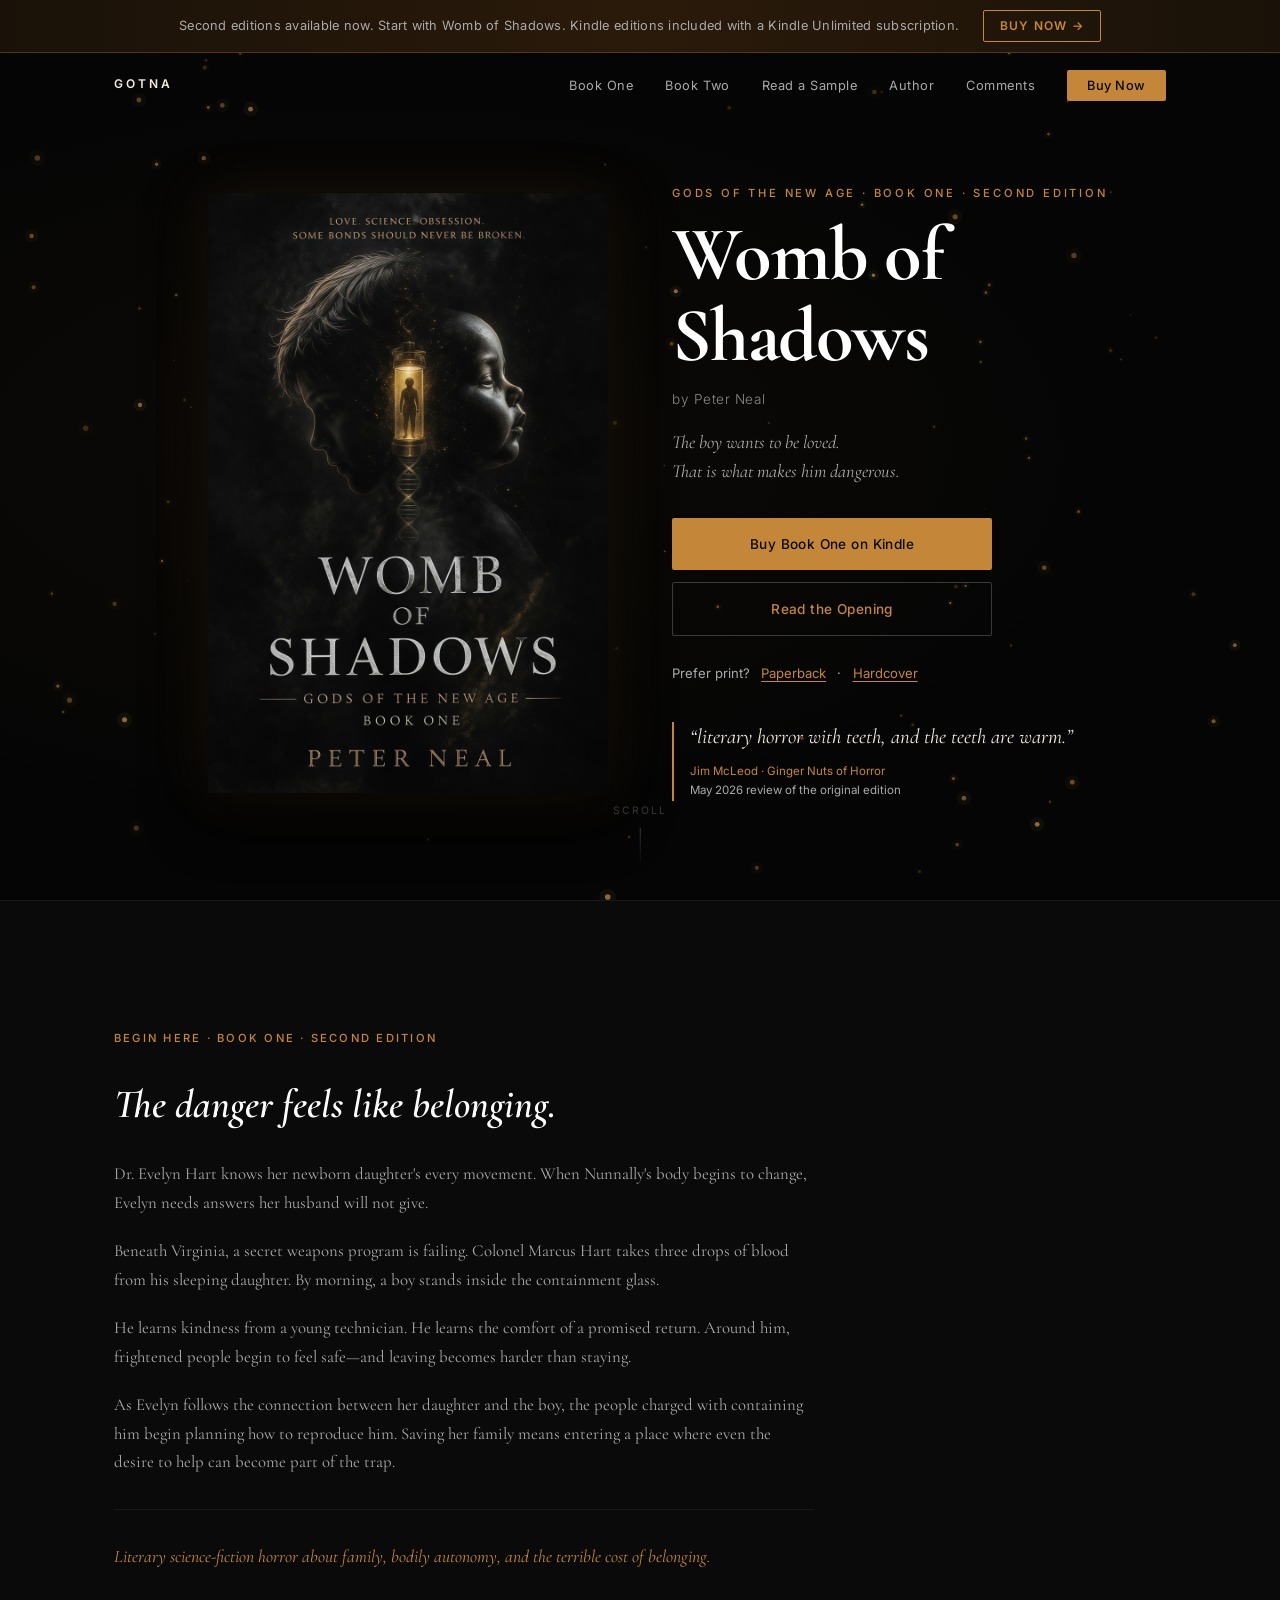
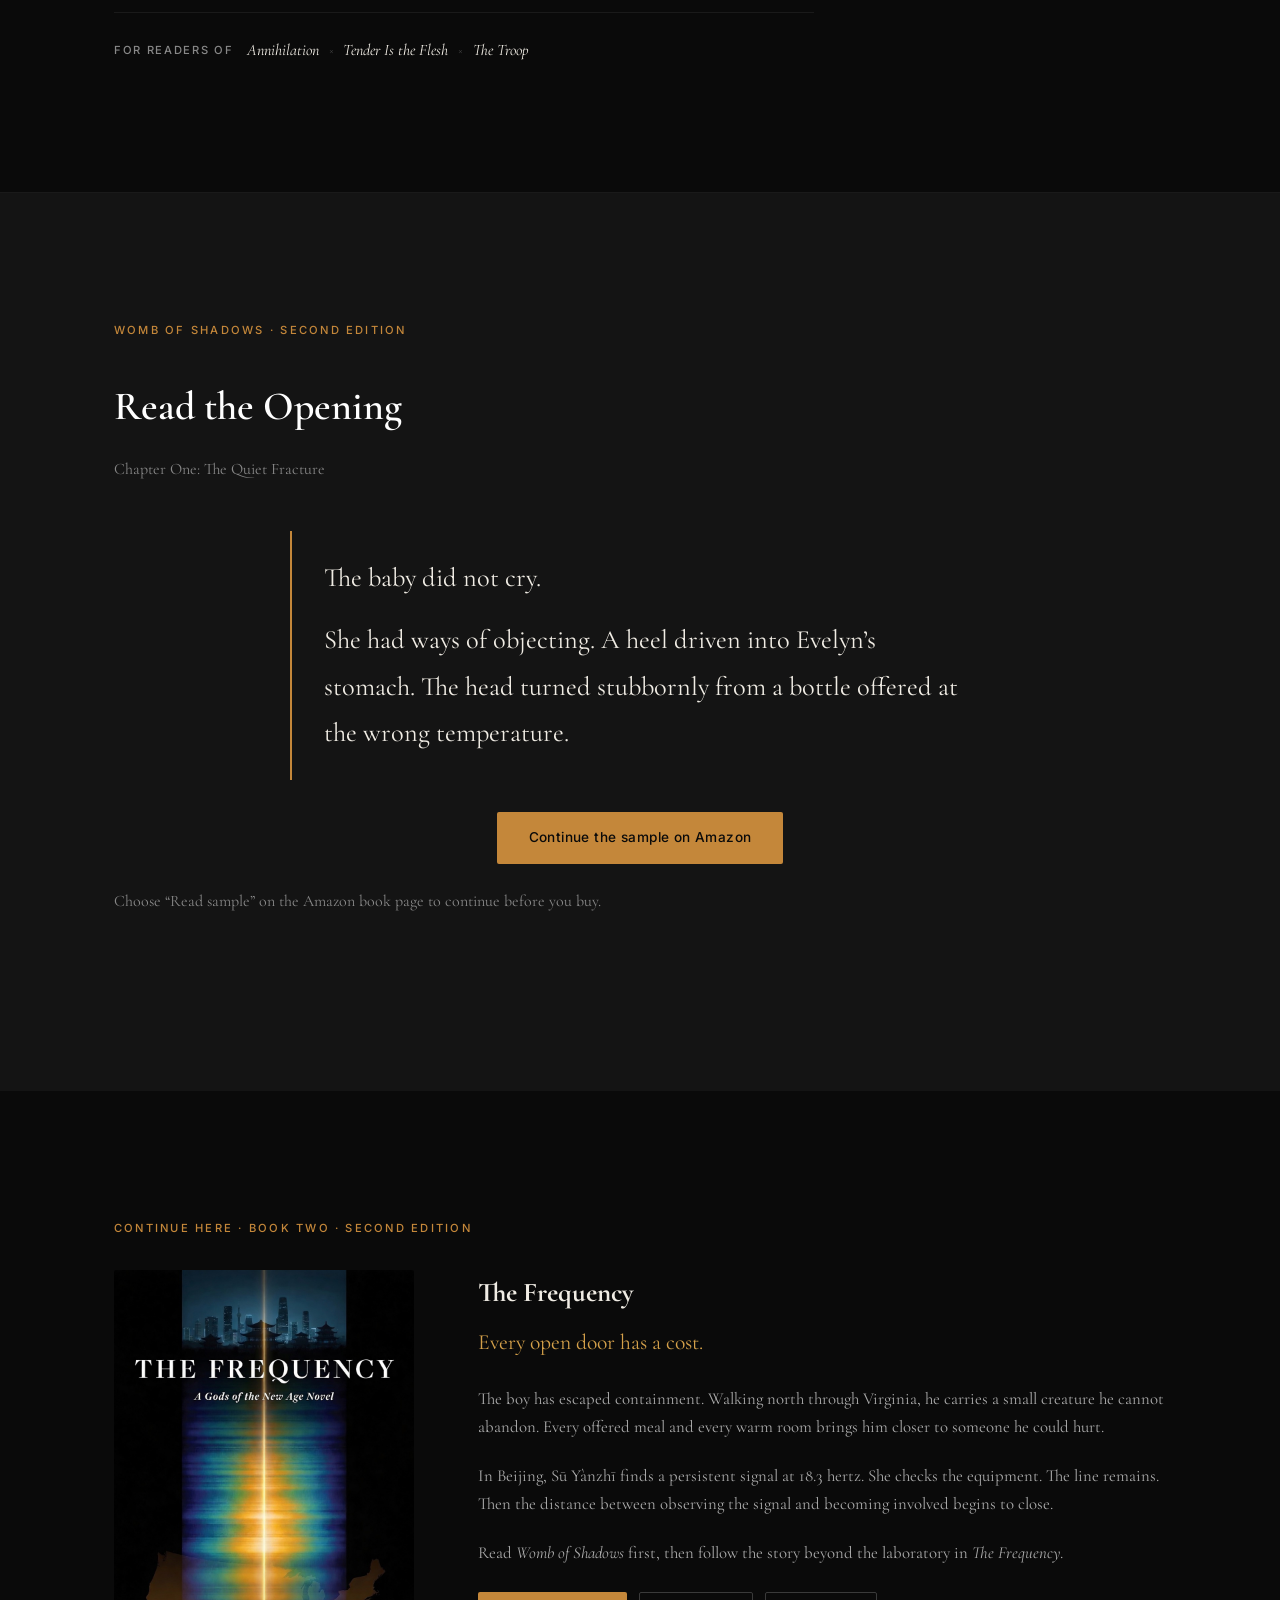
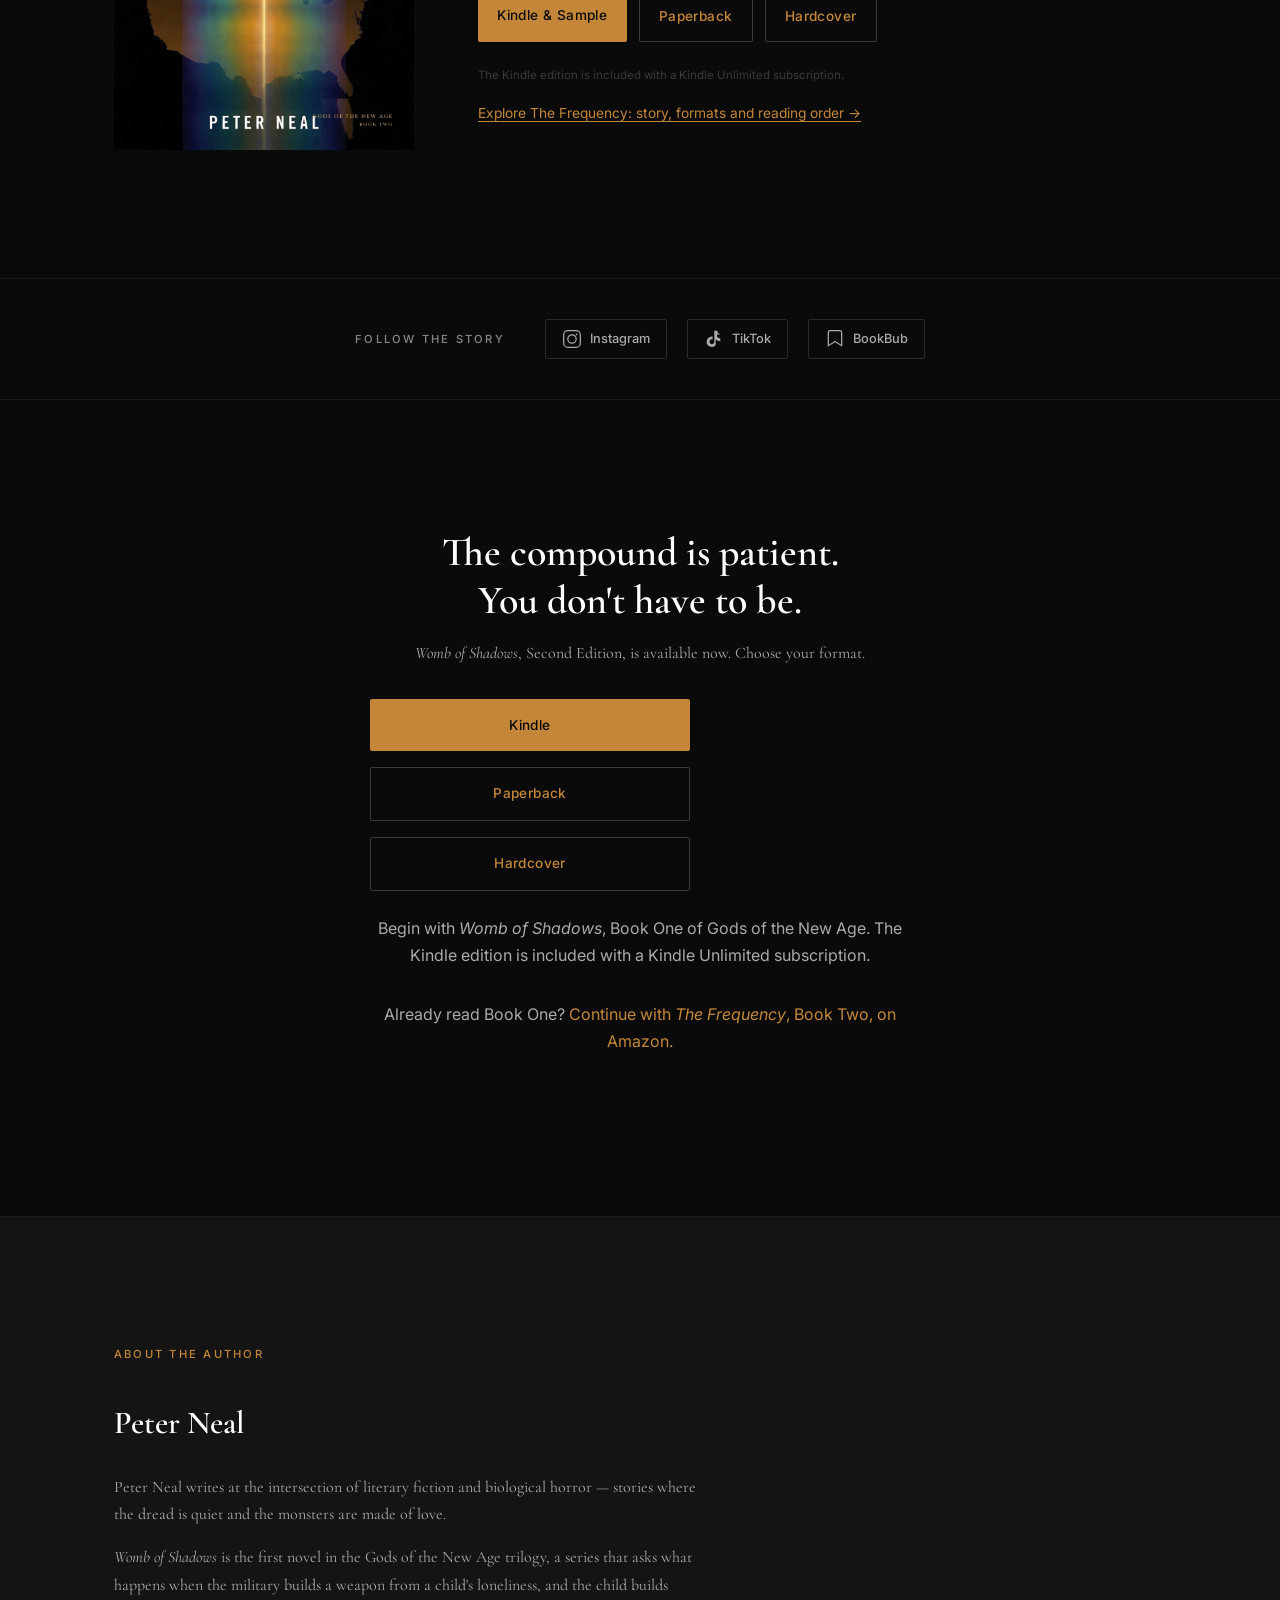
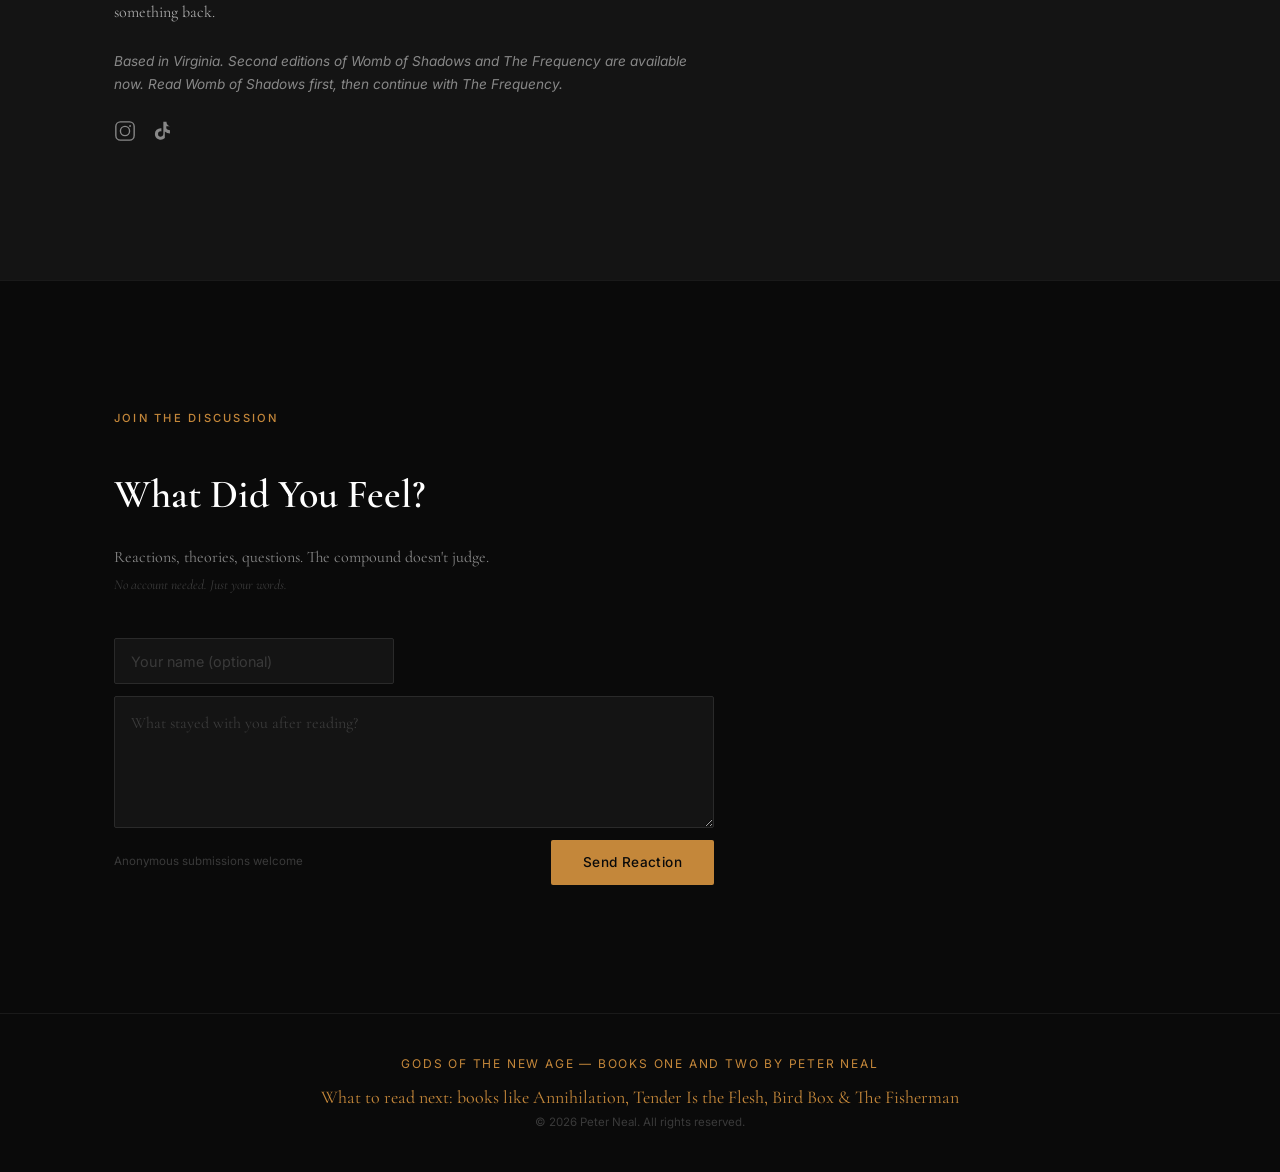
<file: index.html>
<!DOCTYPE html>
<html lang="en">
<head>
    <meta charset="UTF-8">
    <meta name="viewport" content="width=device-width, initial-scale=1.0">
    <title>Womb of Shadows &amp; The Frequency — Second Editions by Peter Neal</title>
    <meta name="description" content="Start Gods of the New Age with Womb of Shadows, then continue with The Frequency. Literary sci-fi horror by Peter Neal. Second editions available on Amazon.">
    <meta name="keywords" content="dark literary horror novel 2026, biological horror fiction, Gods of the New Age novel, Peter Neal, sci-fi horror, body horror book, womb of shadows">
    <meta name="author" content="Peter Neal">

    <!-- Open Graph -->
    <meta property="og:title" content="Womb of Shadows — Book One, Second Edition">
    <meta property="og:description" content="The boy wants to be loved. That is what makes him dangerous. Start Gods of the New Age by Peter Neal.">
    <meta property="og:image" content="https://roguenealer.github.io/womb-of-shadows/images/cover.jpg">
    <meta property="og:type" content="book">
    <meta property="og:url" content="https://roguenealer.github.io/womb-of-shadows/">

    <!-- Twitter Card -->
    <meta name="twitter:card" content="summary_large_image">
    <meta name="twitter:title" content="Womb of Shadows — Book One, Second Edition">
    <meta name="twitter:description" content="The boy wants to be loved. That is what makes him dangerous. Start Gods of the New Age by Peter Neal.">
    <meta name="twitter:image" content="https://roguenealer.github.io/womb-of-shadows/images/cover.jpg">

    <link rel="preconnect" href="https://fonts.googleapis.com">
    <link rel="preconnect" href="https://fonts.gstatic.com" crossorigin>
    <link href="https://fonts.googleapis.com/css2?family=Cormorant+Garamond:ital,wght@0,400;0,600;0,700;1,400;1,600&family=Inter:wght@300;400;500;600&display=swap" rel="stylesheet">
    <link rel="stylesheet" href="css/style.css">
    <link rel="stylesheet" href="css/earning.css">

    <!-- Analytics (Google Analytics 4) — replace G-DT17MCMQZ6 with your Measurement ID from analytics.google.com -->
    <script async src="https://www.googletagmanager.com/gtag/js?id=G-DT17MCMQZ6"></script>
    <script>
      window.dataLayer = window.dataLayer || [];
      function gtag(){dataLayer.push(arguments);}
      gtag('js', new Date());
      if (window.location.hostname === 'roguenealer.github.io') {
        gtag('config', 'G-DT17MCMQZ6');
      }
      // Store and sample clicks are interest signals, not confirmed sales.
    </script>
</head>
<body>
    <!-- Navigation -->
    <nav class="nav" id="nav">
        <div class="nav-inner">
            <a href="#" class="nav-logo">GOTNA</a>
            <button class="nav-toggle" id="nav-toggle" aria-label="Toggle menu">
                <span></span><span></span><span></span>
            </button>
            <ul class="nav-links" id="nav-links">
                <li><a href="#book">Book One</a></li>
                <li><a href="the-frequency/">Book Two</a></li>
                <li><a href="#read">Read a Sample</a></li>
                <li><a href="#author">Author</a></li>
                <li><a href="#comments">Comments</a></li>
                <li><a href="https://www.amazon.com/dp/B0HJBRHK89" target="_blank" class="nav-cta">Buy Now</a></li>
            </ul>
        </div>
    </nav>

    <!-- Promo Banner -->
    <div class="promo-banner" id="promo-banner">
        <div class="promo-inner">
            <span class="promo-text">Second editions available now. Start with Womb of Shadows. Kindle editions included with a Kindle Unlimited subscription.</span>
            <a href="https://www.amazon.com/dp/B0HJBRHK89" target="_blank" class="promo-cta">Buy Now &rarr;</a>
        </div>
    </div>

    <!-- Hero -->
    <section class="hero" id="hero">
        <div class="hero-particles" id="particles"></div>
        <div class="hero-content">
            <div class="hero-cover">
                <img src="images/cover.jpg" alt="Womb of Shadows by Peter Neal — two faces, a glowing vial, and a DNA helix" class="cover-image" width="900" height="1350" fetchpriority="high">
            </div>
            <div class="hero-text">
                <p class="hero-subtitle">Gods of the New Age · Book One · Second Edition</p>
                <h1 class="hero-title">Womb of<br>Shadows</h1>
                <p class="hero-author">by Peter Neal</p>
                <p class="hero-tagline">The boy wants to be loved.<br>That is what makes him dangerous.</p>
                <div class="hero-actions">
                    <a href="https://www.amazon.com/dp/B0HJBRHK89" target="_blank" rel="noopener" class="btn btn-primary" data-intent="purchase" data-placement="hero">Buy Book One on Kindle</a>
                    <a href="#read" class="btn btn-secondary">Read the Opening</a>
                </div>
                <p class="format-links">Prefer print? <a href="https://www.amazon.com/dp/B0HJBP416M" target="_blank" rel="noopener" data-intent="purchase" data-placement="hero-print">Paperback</a> <span aria-hidden="true">·</span> <a href="https://www.amazon.com/dp/B0HJBM15NW" target="_blank" rel="noopener" data-intent="purchase" data-placement="hero-print">Hardcover</a></p>
                <figure class="press-proof">
                    <blockquote><p>&ldquo;literary horror with teeth, and the teeth are warm.&rdquo;</p></blockquote>
                    <figcaption><a href="https://gnofhorror.com/womb-of-shadows-by-peter-neal-review/" target="_blank" rel="noopener">Jim McLeod · Ginger Nuts of Horror</a><span>May 2026 review of the original edition</span></figcaption>
                </figure>
            </div>
        </div>
        <div class="scroll-indicator">
            <span>Scroll</span>
            <div class="scroll-line"></div>
        </div>
    </section>

    <!-- Book Description -->
    <section class="section book" id="book">
        <div class="container">
            <div class="section-label">Begin here · Book One · Second Edition</div>
            <div class="book-content">
                <div class="book-text">
                    <h2>The danger feels like belonging.</h2>
                    <p class="book-description">Dr. Evelyn Hart knows her newborn daughter's every movement. When Nunnally's body begins to change, Evelyn needs answers her husband will not give.</p>
                    <p class="book-description">Beneath Virginia, a secret weapons program is failing. Colonel Marcus Hart takes three drops of blood from his sleeping daughter. By morning, a boy stands inside the containment glass.</p>
                    <p class="book-description">He learns kindness from a young technician. He learns the comfort of a promised return. Around him, frightened people begin to feel safe—and leaving becomes harder than staying.</p>
                    <p class="book-description">As Evelyn follows the connection between her daughter and the boy, the people charged with containing him begin planning how to reproduce him. Saving her family means entering a place where even the desire to help can become part of the trap.</p>
                    <p class="book-description accent">Literary science-fiction horror about family, bodily autonomy, and the terrible cost of belonging.</p>
                    <div class="book-comps">
                        <span class="comp-label">For readers of</span>
                        <span class="comp-title">Annihilation</span>
                        <span class="comp-divider">&times;</span>
                        <span class="comp-title">Tender Is the Flesh</span>
                        <span class="comp-divider">&times;</span>
                        <span class="comp-title">The Troop</span>
                    </div>
                </div>
            </div>
        </div>
    </section>

    <!-- Read Sample -->
    <section class="section read" id="read">
        <div class="container">
            <div class="section-label">Womb of Shadows · Second Edition</div>
            <h2>Read the Opening</h2>
            <p class="read-subtitle">Chapter One: The Quiet Fracture</p>
            <blockquote class="opening-excerpt">
                <p>The baby did not cry.</p>
                <p>She had ways of objecting. A heel driven into Evelyn’s stomach. The head turned stubbornly from a bottle offered at the wrong temperature.</p>
            </blockquote>
            <p class="sample-action"><a href="https://www.amazon.com/dp/B0HJBRHK89" target="_blank" rel="noopener" class="btn btn-primary" data-intent="sample" data-placement="opening">Continue the sample on Amazon</a></p>
            <p class="read-subtitle">Choose “Read sample” on the Amazon book page to continue before you buy.</p>
        </div>
    </section>

    <!-- Continue the series -->
    <section class="section book-two" id="book-two">
        <div class="container">
            <div class="section-label">Continue here · Book Two · Second Edition</div>
            <div class="series-book">
                <a href="https://www.amazon.com/dp/B0HJBS8TWX" target="_blank" rel="noopener" class="series-cover-link"><img src="images/the-frequency-cover.jpg" alt="The Frequency by Peter Neal — a column of gold and blue spectral light" class="series-cover" width="900" height="1440" loading="lazy"></a>
                <div class="series-book-copy">
                    <h2>The Frequency</h2>
                    <p class="series-hook">Every open door has a cost.</p>
                    <p class="book-description">The boy has escaped containment. Walking north through Virginia, he carries a small creature he cannot abandon. Every offered meal and every warm room brings him closer to someone he could hurt.</p>
                    <p class="book-description">In Beijing, Sū Yànzhī finds a persistent signal at 18.3 hertz. She checks the equipment. The line remains. Then the distance between observing the signal and becoming involved begins to close.</p>
                    <p class="book-description">Read <em>Womb of Shadows</em> first, then follow the story beyond the laboratory in <em>The Frequency</em>.</p>
                    <div class="series-actions">
                        <a href="https://www.amazon.com/dp/B0HJBS8TWX" target="_blank" rel="noopener" class="btn btn-primary" data-intent="sample" data-placement="book-two">Kindle &amp; Sample</a>
                        <a href="https://www.amazon.com/dp/B0HJBMNSQB" target="_blank" rel="noopener" class="btn btn-secondary">Paperback</a>
                        <a href="https://www.amazon.com/dp/B0HJC25573" target="_blank" rel="noopener" class="btn btn-secondary">Hardcover</a>
                    </div>
                    <p class="subscribe-note">The Kindle edition is included with a Kindle Unlimited subscription.</p>
                    <p class="book-detail-link"><a href="the-frequency/">Explore The Frequency: story, formats and reading order &rarr;</a></p>
                </div>
            </div>
        </div>
    </section>

    <!-- Follow / Social -->
    <section class="section follow" id="follow">
        <div class="container">
            <div class="follow-inner">
                <p class="follow-label">Follow the story</p>
                <div class="follow-links">
                    <a href="https://www.instagram.com/gods_of_the_new_age/" target="_blank" rel="noopener" class="follow-link">
                        <svg viewBox="0 0 24 24" fill="none" stroke="currentColor" stroke-width="1.5" width="20" height="20">
                            <rect x="2" y="2" width="20" height="20" rx="5"/>
                            <circle cx="12" cy="12" r="5"/>
                            <circle cx="17.5" cy="6.5" r="1" fill="currentColor" stroke="none"/>
                        </svg>
                        <span>Instagram</span>
                    </a>
                    <a href="https://www.tiktok.com/@peternealwrites" target="_blank" rel="noopener" class="follow-link">
                        <svg viewBox="0 0 24 24" fill="currentColor" width="20" height="20">
                            <path d="M19.59 6.69a4.83 4.83 0 01-3.77-4.25V2h-3.45v13.67a2.89 2.89 0 01-2.88 2.5 2.89 2.89 0 01-2.89-2.89 2.89 2.89 0 012.89-2.89c.28 0 .54.04.79.1v-3.51a6.37 6.37 0 00-.79-.05A6.34 6.34 0 003.15 15.2a6.34 6.34 0 0010.86 4.43v-7.15a8.16 8.16 0 005.58 2.18V11.2a4.85 4.85 0 01-2.18-.52 4.83 4.83 0 01-1.82-1.81V6.69z"/>
                        </svg>
                        <span>TikTok</span>
                    </a>
                    <a href="https://www.bookbub.com/authors/peter-neal-8a056cda-60df-4468-be9a-75870700dd15" target="_blank" rel="noopener" class="follow-link">
                        <svg viewBox="0 0 24 24" fill="none" stroke="currentColor" stroke-width="1.5" width="20" height="20">
                            <path d="M4 4v16l8-5 8 5V4a2 2 0 00-2-2H6a2 2 0 00-2 2z"/>
                        </svg>
                        <span>BookBub</span>
                    </a>
                </div>
            </div>
        </div>
    </section>

    <!-- Buy Now -->
    <section class="section subscribe" id="subscribe">
        <div class="container">
            <div class="subscribe-inner">
                <h2>The compound is patient.<br>You don't have to be.</h2>
                <p><em>Womb of Shadows</em>, Second Edition, is available now. Choose your format.</p>
                <div class="hero-actions" style="margin-top: 2rem; display: flex; flex-direction: column; gap: 1rem; align-items: center;">
                    <a href="https://www.amazon.com/dp/B0HJBRHK89" target="_blank" class="btn btn-primary" style="width: 100%; max-width: 360px; text-align: center;">Kindle</a>
                    <a href="https://www.amazon.com/dp/B0HJBP416M" target="_blank" class="btn btn-secondary" style="width: 100%; max-width: 360px; text-align: center;">Paperback</a>
                    <a href="https://www.amazon.com/dp/B0HJBM15NW" target="_blank" class="btn btn-secondary" style="width: 100%; max-width: 360px; text-align: center;">Hardcover</a>
                </div>
                <p class="subscribe-note" style="margin-top: 1.5rem;">Begin with <em>Womb of Shadows</em>, Book One of Gods of the New Age. The Kindle edition is included with a Kindle Unlimited subscription.</p>
                <p class="subscribe-note">Already read Book One? <a href="https://www.amazon.com/dp/B0HJBS8TWX" target="_blank" rel="noopener">Continue with <em>The Frequency</em>, Book Two, on Amazon.</a></p>
            </div>
        </div>
    </section>

    <!-- About Author -->
    <section class="section author" id="author">
        <div class="container">
            <div class="section-label">About the Author</div>
            <div class="author-content">
                <div class="author-text">
                    <h2>Peter Neal</h2>
                    <p>
                        Peter Neal writes at the intersection of literary fiction and biological
                        horror — stories where the dread is quiet and the monsters
                        are made of love.
                    </p>
                    <p>
                        <em>Womb of Shadows</em> is the first novel in the Gods of the New Age trilogy, a series that
                        asks what happens when the military builds a weapon from a child's loneliness,
                        and the child builds something back.
                    </p>
                    <p class="author-location">
                        Based in Virginia. Second editions of <em>Womb of Shadows</em> and <em>The Frequency</em> are available now.
                        Read <em>Womb of Shadows</em> first, then continue with <em>The Frequency</em>.
                    </p>
                    <div class="social-links">
                        <a href="https://www.instagram.com/gods_of_the_new_age/" target="_blank" rel="noopener" class="social-link" aria-label="Instagram" title="Instagram">
                            <svg viewBox="0 0 24 24" fill="none" stroke="currentColor" stroke-width="1.5" width="22" height="22">
                                <rect x="2" y="2" width="20" height="20" rx="5"/>
                                <circle cx="12" cy="12" r="5"/>
                                <circle cx="17.5" cy="6.5" r="1" fill="currentColor" stroke="none"/>
                            </svg>
                        </a>
                        <a href="https://www.tiktok.com/@peternealwrites" target="_blank" rel="noopener" class="social-link" aria-label="TikTok" title="TikTok">
                            <svg viewBox="0 0 24 24" fill="currentColor" width="22" height="22">
                                <path d="M19.59 6.69a4.83 4.83 0 01-3.77-4.25V2h-3.45v13.67a2.89 2.89 0 01-2.88 2.5 2.89 2.89 0 01-2.89-2.89 2.89 2.89 0 012.89-2.89c.28 0 .54.04.79.1v-3.51a6.37 6.37 0 00-.79-.05A6.34 6.34 0 003.15 15.2a6.34 6.34 0 0010.86 4.43v-7.15a8.16 8.16 0 005.58 2.18V11.2a4.85 4.85 0 01-2.18-.52 4.83 4.83 0 01-1.82-1.81V6.69z"/>
                            </svg>
                        </a>
                    </div>
                </div>
            </div>
        </div>
    </section>

    <!-- Comments -->
    <section class="section comments" id="comments">
        <div class="container">
            <div class="section-label">Join the Discussion</div>
            <h2>What Did You Feel?</h2>
            <p class="comments-subtitle">
                Reactions, theories, questions. The compound doesn't judge.<br>
                <em>No account needed. Just your words.</em>
            </p>
            <div class="reaction-form-wrap">
                <form class="reaction-form" id="reaction-form">
                    <input type="text" id="reaction-name" placeholder="Your name (optional)" class="reaction-input reaction-input-name">
                    <textarea id="reaction-comment" placeholder="What stayed with you after reading?" rows="4" required class="reaction-textarea"></textarea>
                    <div class="reaction-form-footer">
                        <span class="reaction-privacy">Anonymous submissions welcome</span>
                        <button type="submit" class="btn btn-primary">Send Reaction</button>
                    </div>
                </form>
                <div class="reaction-success" id="reaction-success" style="display:none;">
                    <div class="success-icon">&#10003;</div>
                    <p class="success-text">Received.</p>
                    <p class="success-sub">The compound remembers everything.</p>
                </div>
            </div>
        </div>
    </section>

    <!-- Footer -->
    <footer class="footer">
        <div class="container">
            <div class="footer-inner">
                <p class="footer-trilogy">Gods of the New Age &mdash; Books One and Two by Peter Neal</p>
                <p class="footer-recs"><a href="books-like/">What to read next: books like Annihilation, Tender Is the Flesh, Bird Box &amp; The Fisherman</a></p>
                <p class="footer-copy">&copy; 2026 Peter Neal. All rights reserved.</p>
            </div>
        </div>
    </footer>

    <script src="js/main.js"></script>
    <script src="js/book-links.js"></script>
</body>
</html>
</file>
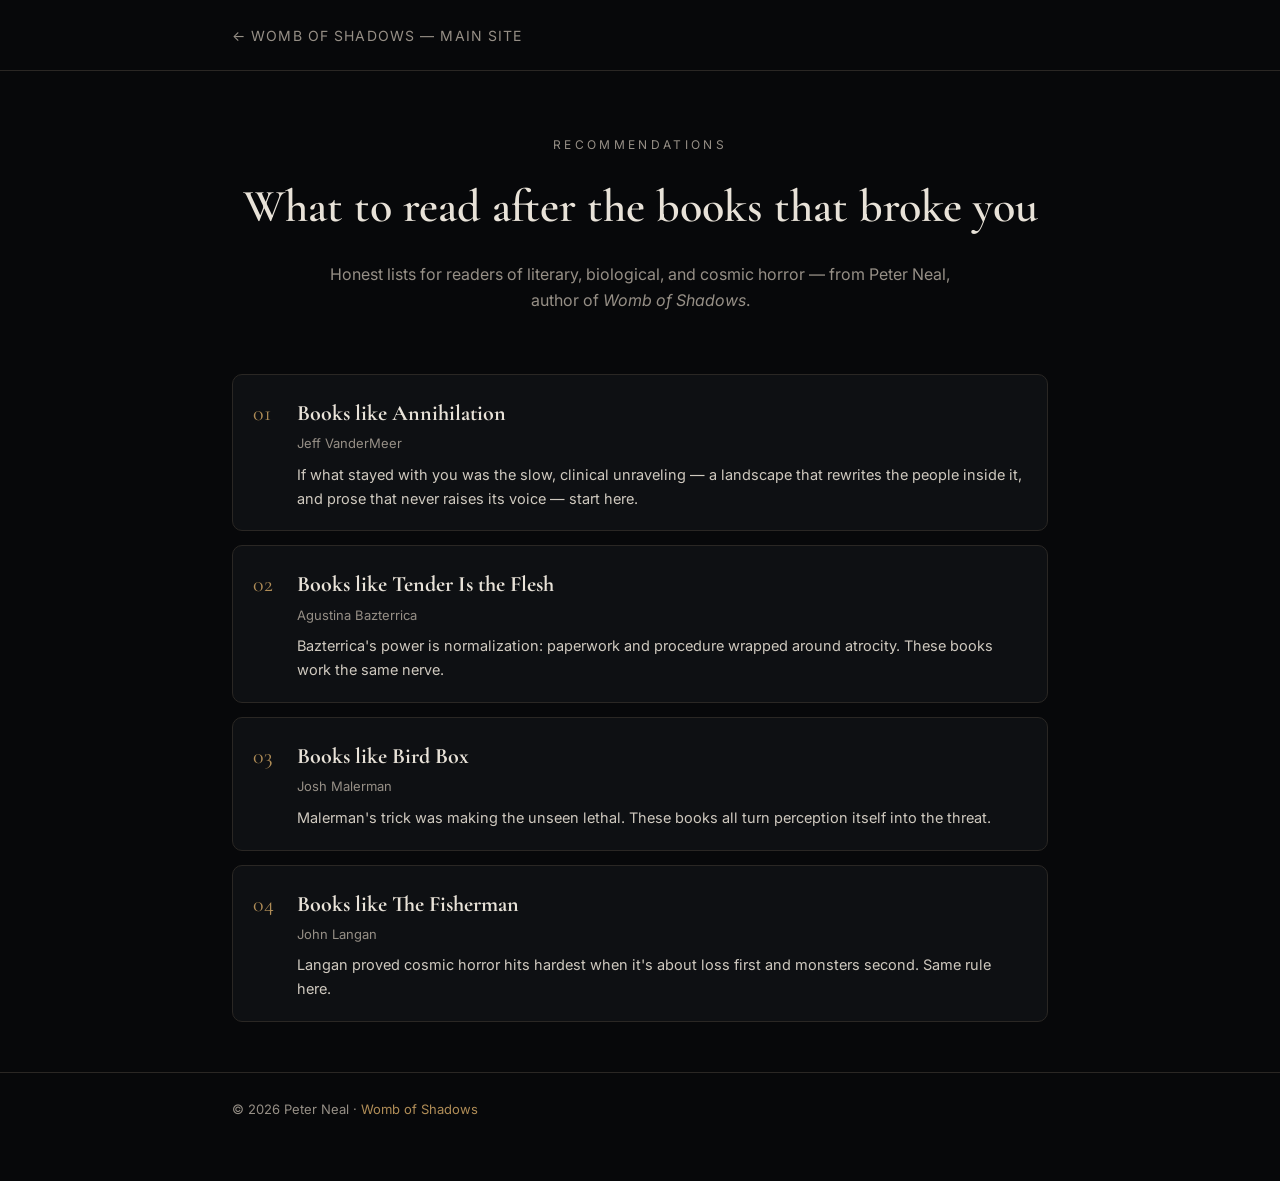
<file: books-like/index.html>
<!DOCTYPE html>
<html lang="en">
<head>
<meta charset="UTF-8">
<meta name="viewport" content="width=device-width, initial-scale=1.0">
<title>What to Read After the Books That Broke You — Recommendations from Peter Neal</title>
<meta name="description" content="Recommendation lists for readers of Annihilation, Tender Is the Flesh, Bird Box, and The Fisherman — from Peter Neal, author of Womb of Shadows.">
<link rel="canonical" href="https://roguenealer.github.io/womb-of-shadows/books-like/">
<meta property="og:title" content="Dark reads, recommended honestly">
<meta property="og:description" content="Recommendation lists for readers of Annihilation, Tender Is the Flesh, Bird Box, and The Fisherman.">
<meta property="og:url" content="https://roguenealer.github.io/womb-of-shadows/books-like/">
<meta property="og:image" content="https://roguenealer.github.io/womb-of-shadows/images/cover.jpg">
<link rel="preconnect" href="https://fonts.googleapis.com">
<link rel="preconnect" href="https://fonts.gstatic.com" crossorigin>
<link href="https://fonts.googleapis.com/css2?family=Cormorant+Garamond:ital,wght@0,400;0,600;0,700;1,400&family=Inter:wght@300;400;500;600&display=swap" rel="stylesheet">
<style>
:root{--bg:#07080a;--gold:#b08d57;--cream:#e8e2d8;--muted:#968f86;--card:#0e1013;--line:#2a2724}
*{margin:0;padding:0;box-sizing:border-box}
body{background:var(--bg);color:var(--cream);font-family:Inter,system-ui,sans-serif;line-height:1.65;padding-bottom:60px}
h1,h2,h3,.serif{font-family:'Cormorant Garamond',Georgia,serif}
.wrap{max-width:860px;margin:0 auto;padding:0 22px}
nav{padding:22px 0;border-bottom:1px solid var(--line)}
nav a{color:var(--muted);text-decoration:none;font-size:14px;letter-spacing:.08em;text-transform:uppercase}
nav a:hover{color:var(--gold)}
header.hero{padding:64px 0 40px;text-align:center}
.eyebrow{color:var(--muted);letter-spacing:.28em;text-transform:uppercase;font-size:12px}
h1{font-size:clamp(30px,5vw,46px);font-weight:600;margin:14px 0 16px}
.sub{color:var(--muted);max-width:640px;margin:0 auto;font-size:16px}
.featured{display:flex;gap:28px;background:var(--card);border:1px solid var(--gold);border-radius:10px;padding:28px;margin:44px 0;align-items:center}
.featured img{width:170px;border-radius:4px;box-shadow:0 10px 40px rgba(0,0,0,.6)}
.featured .tag{color:var(--gold);letter-spacing:.2em;text-transform:uppercase;font-size:11px}
.featured h2{font-size:30px;margin:6px 0 4px}
.featured .by{color:var(--muted);font-size:14px;margin-bottom:12px}
.featured p{font-size:15px;color:#cfc9bf}
.cta{display:inline-block;margin-top:16px;background:var(--gold);color:#0a0a0a;text-decoration:none;padding:11px 22px;border-radius:6px;font-weight:600;font-size:14px}
.cta2{display:inline-block;margin-top:16px;margin-left:10px;color:var(--gold);text-decoration:none;padding:11px 18px;border:1px solid var(--gold);border-radius:6px;font-size:14px}
ol.list{counter-reset:item;list-style:none;margin:20px 0 40px}
ol.list li{counter-increment:item;background:var(--card);border:1px solid var(--line);border-radius:10px;padding:20px 22px;margin-bottom:14px;position:relative;padding-left:64px}
ol.list li::before{content:counter(item,decimal-leading-zero);position:absolute;left:20px;top:20px;font-family:'Cormorant Garamond',serif;color:var(--gold);font-size:22px}
ol.list h3{font-size:22px;margin-bottom:2px}
ol.list .auth{color:var(--muted);font-size:13px;margin-bottom:8px}
ol.list p{font-size:14.5px;color:#cfc9bf}
footer{border-top:1px solid var(--line);margin-top:50px;padding-top:26px;color:var(--muted);font-size:13px}
footer a{color:var(--gold);text-decoration:none}
.more{margin-top:34px}
.more a{color:var(--gold);text-decoration:none;font-size:14.5px}
.more a:hover{text-decoration:underline}
@media(max-width:640px){.featured{flex-direction:column;text-align:center}}
</style>
</head>
<body>
<nav><div class="wrap"><a href="https://roguenealer.github.io/womb-of-shadows/">← Womb of Shadows — main site</a></div></nav>
<header class="hero"><div class="wrap">
  <div class="eyebrow">Recommendations</div>
  <h1>What to read after the books that broke you</h1>
  <p class="sub">Honest lists for readers of literary, biological, and cosmic horror —
  from Peter Neal, author of <em>Womb of Shadows</em>.</p>
</div></header>
<main class="wrap">
  <ol class="list">
      <li><h3><a href="https://roguenealer.github.io/womb-of-shadows/books-like/annihilation.html" style="color:inherit;text-decoration:none">Books like Annihilation</a></h3><div class="auth">Jeff VanderMeer</div><p>If what stayed with you was the slow, clinical unraveling — a landscape that rewrites the people inside it, and prose that never raises its voice — start here.</p></li>
      <li><h3><a href="https://roguenealer.github.io/womb-of-shadows/books-like/tender-is-the-flesh.html" style="color:inherit;text-decoration:none">Books like Tender Is the Flesh</a></h3><div class="auth">Agustina Bazterrica</div><p>Bazterrica&#x27;s power is normalization: paperwork and procedure wrapped around atrocity. These books work the same nerve.</p></li>
      <li><h3><a href="https://roguenealer.github.io/womb-of-shadows/books-like/bird-box.html" style="color:inherit;text-decoration:none">Books like Bird Box</a></h3><div class="auth">Josh Malerman</div><p>Malerman&#x27;s trick was making the unseen lethal. These books all turn perception itself into the threat.</p></li>
      <li><h3><a href="https://roguenealer.github.io/womb-of-shadows/books-like/the-fisherman.html" style="color:inherit;text-decoration:none">Books like The Fisherman</a></h3><div class="auth">John Langan</div><p>Langan proved cosmic horror hits hardest when it&#x27;s about loss first and monsters second. Same rule here.</p></li>
  </ol>
</main>
<footer><div class="wrap">
  <p>© 2026 Peter Neal · <a href="https://roguenealer.github.io/womb-of-shadows/">Womb of Shadows</a></p>
</div></footer>
</body>
</html>
</file>
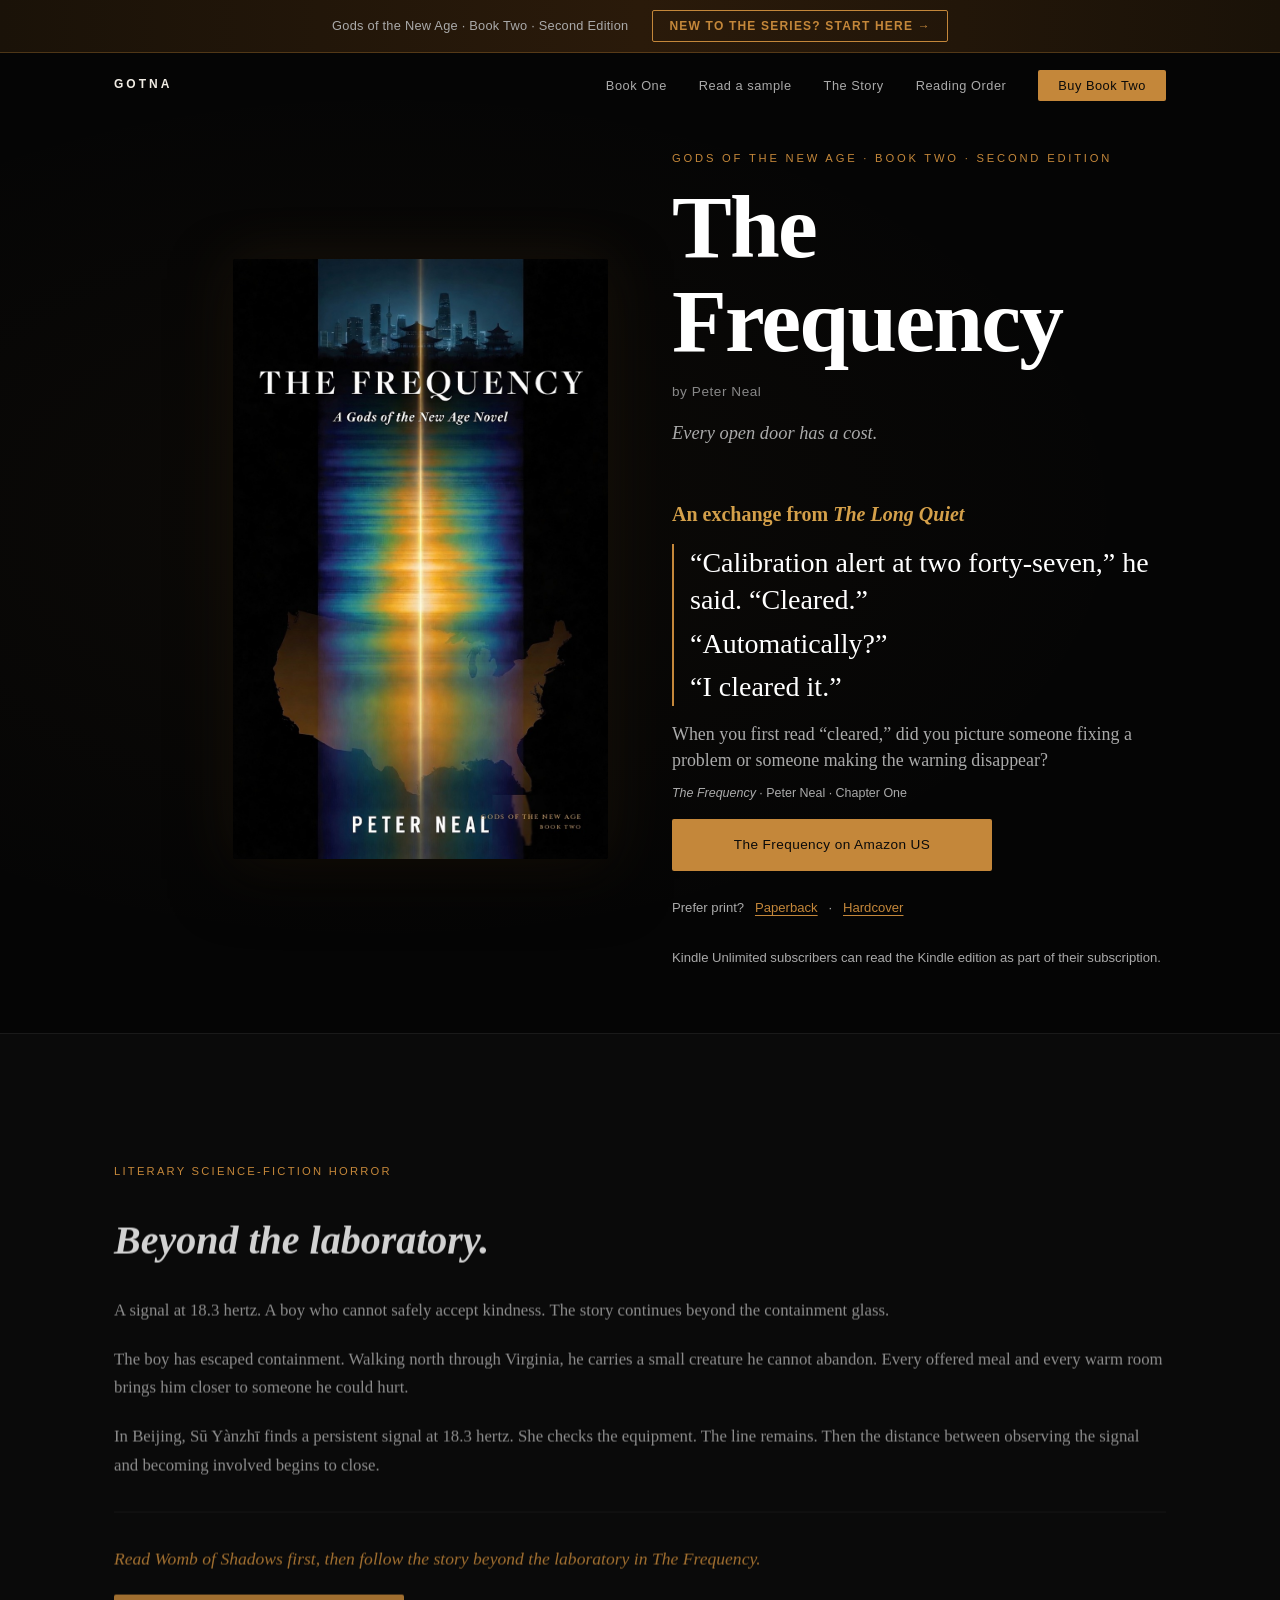
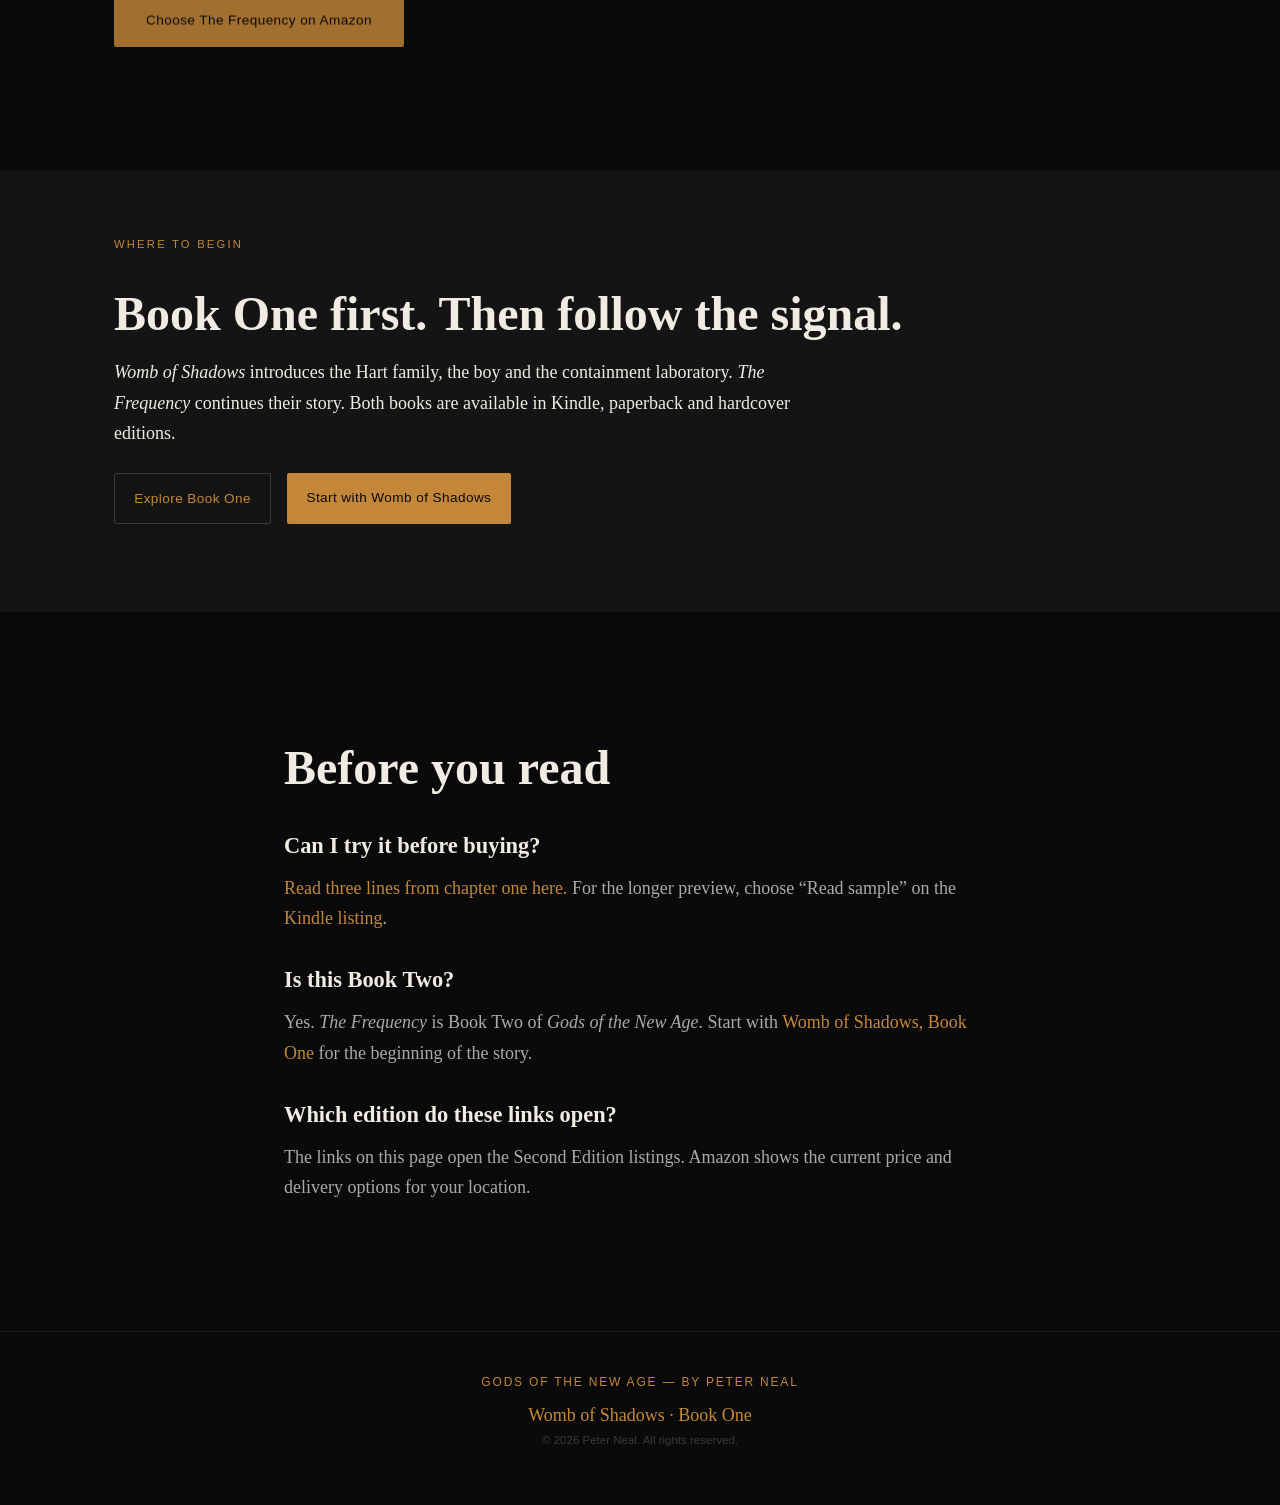
<file: page/index.html>
<!doctype html>
<html lang="en">
<head>
    <meta charset="utf-8">
    <meta name="viewport" content="width=device-width, initial-scale=1">
    <meta name="robots" content="noindex">
    <title>The Frequency · Read a sample</title>
    <meta http-equiv="refresh" content="0;url=../the-frequency/?utm_source=tiktok&amp;utm_medium=organic_social&amp;utm_campaign=frequency-excerpts&amp;utm_content=while-he-talked#frequency-sample">
</head>
<body>
    <p><a href="../the-frequency/?utm_source=tiktok&amp;utm_medium=organic_social&amp;utm_campaign=frequency-excerpts&amp;utm_content=while-he-talked#frequency-sample">Read a sample from <i>The Frequency</i> by Peter Neal</a></p>
</body>
</html>
</file>
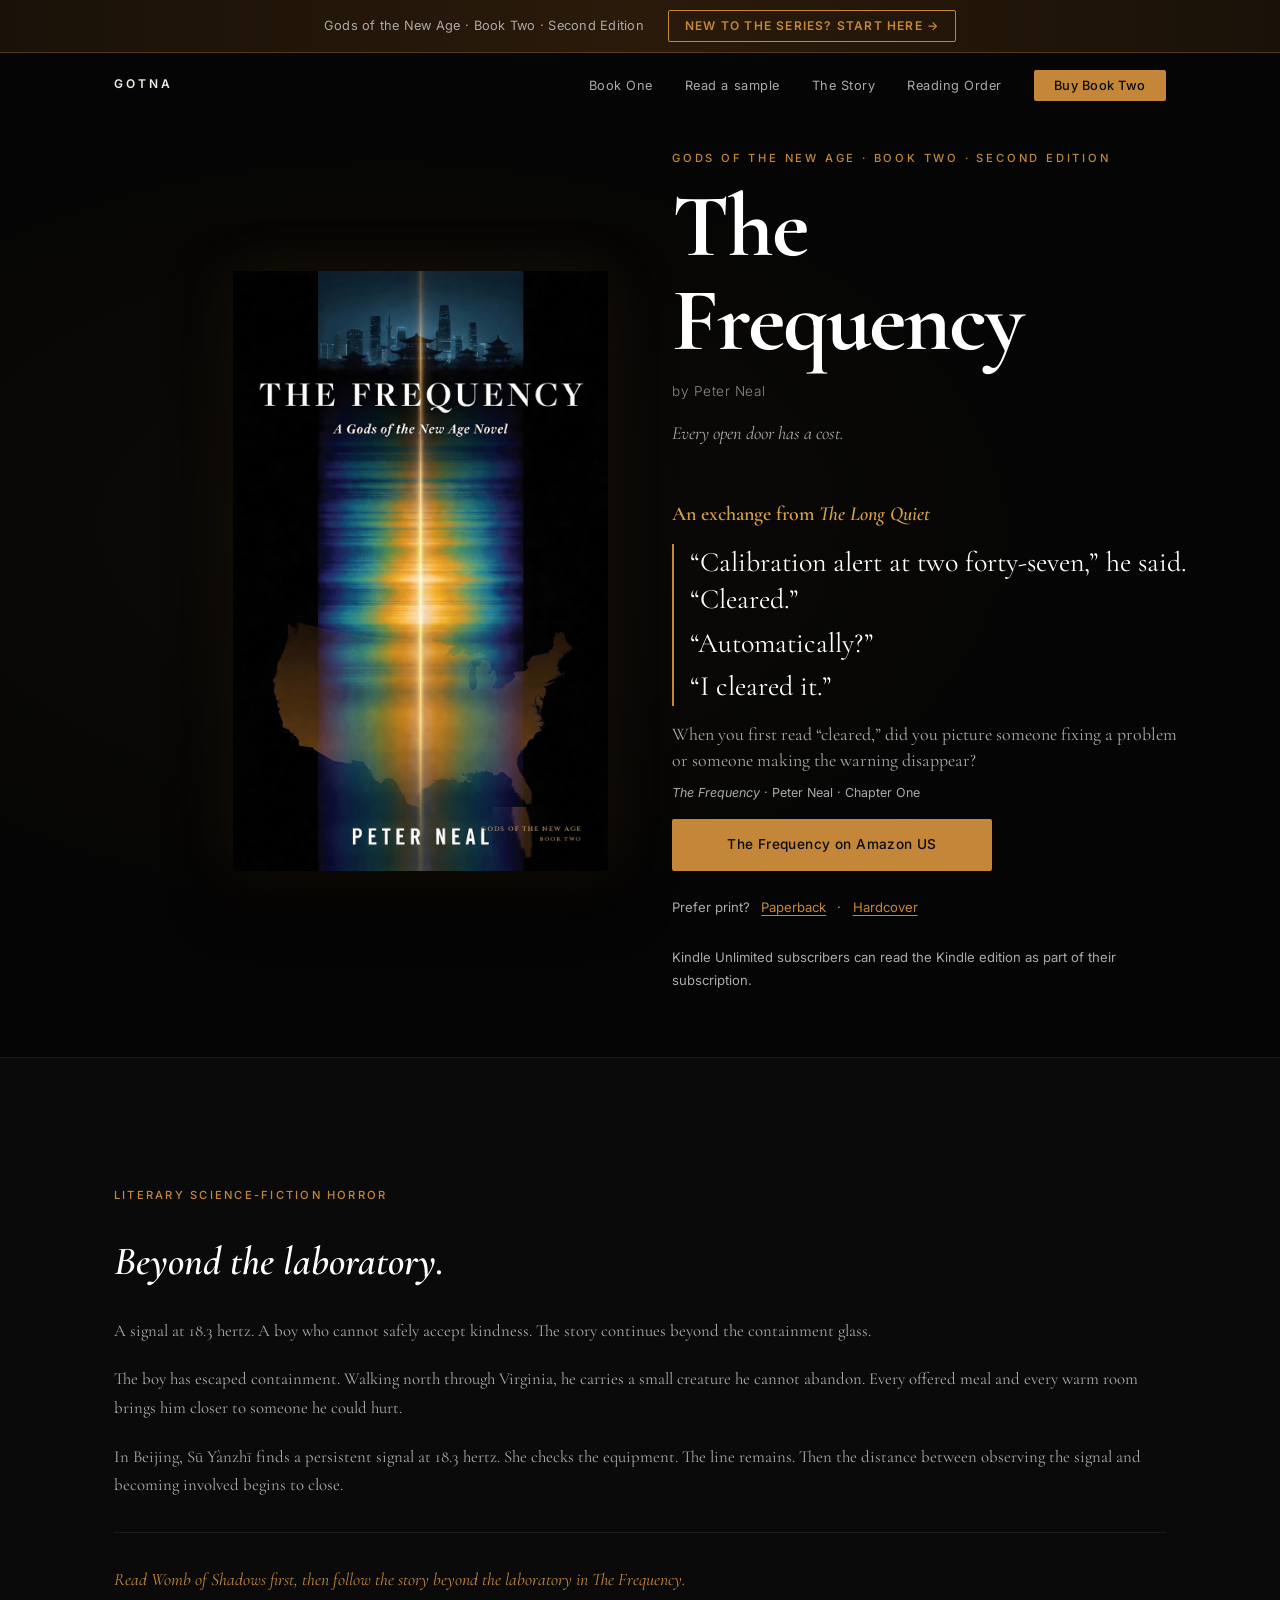
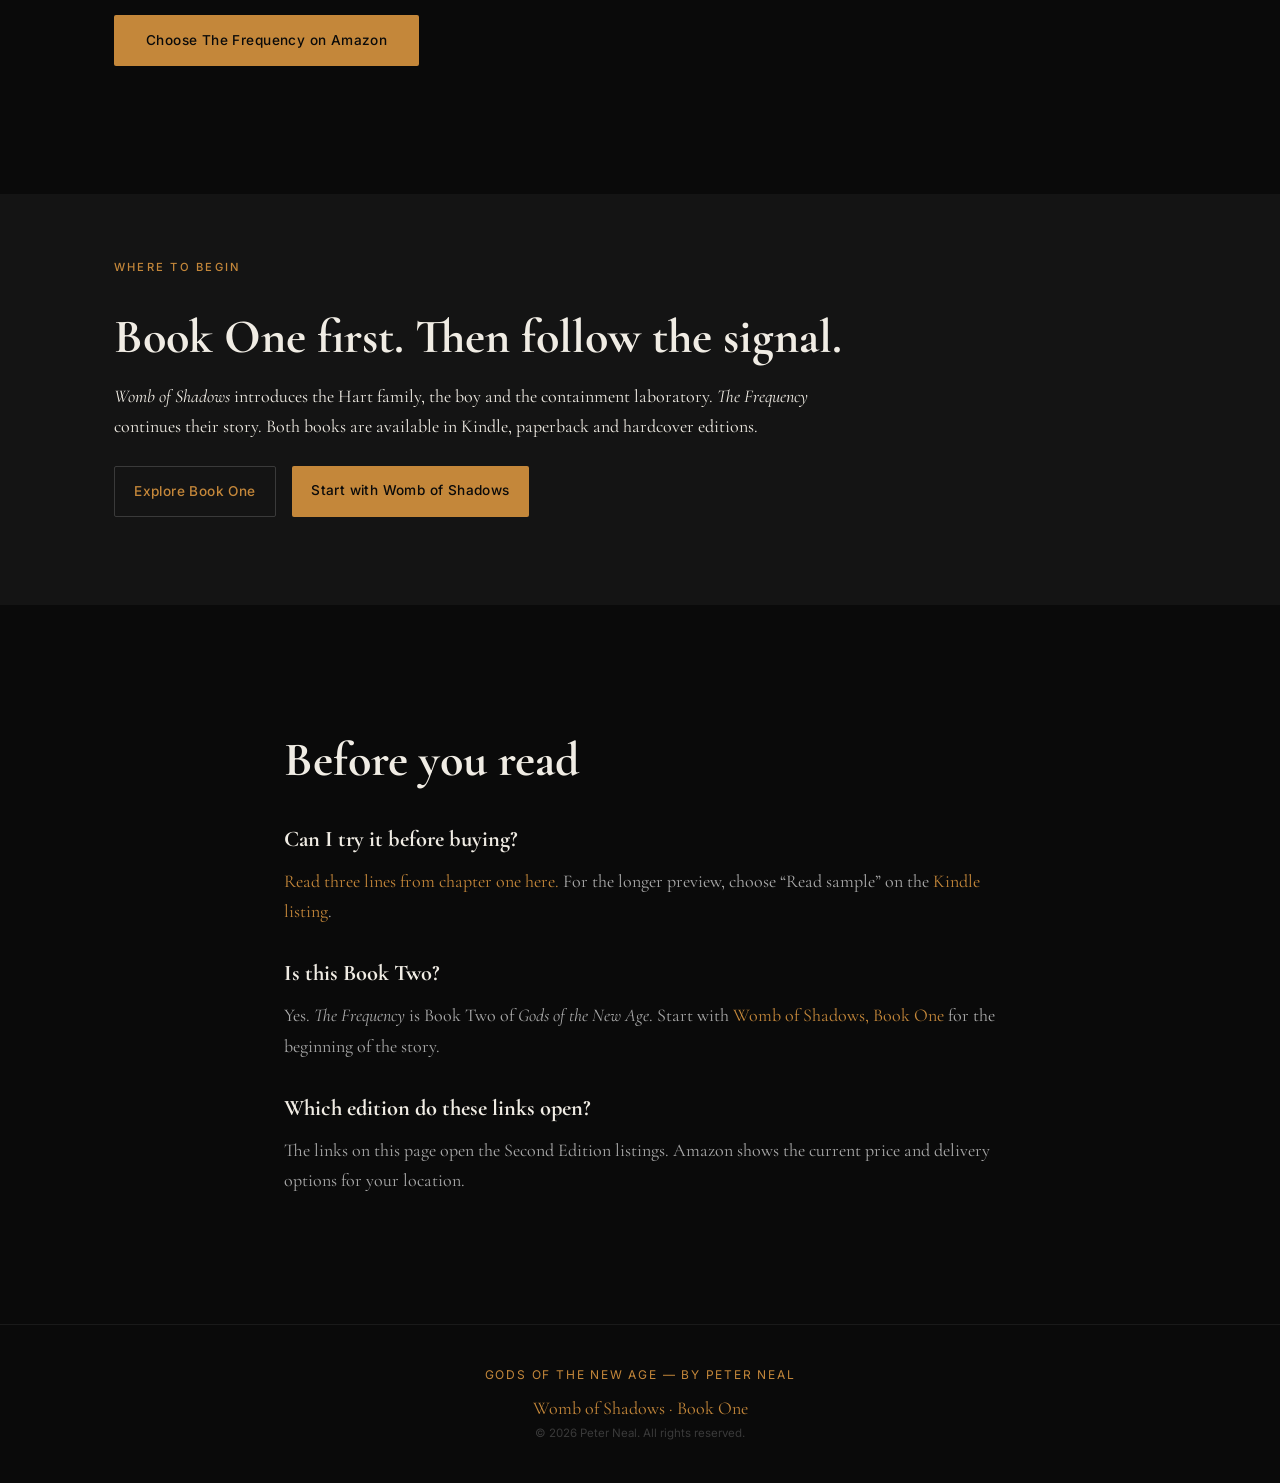
<file: the-frequency/index.html>
<!DOCTYPE html>
<html lang="en">
<head>
    <meta charset="UTF-8">
    <meta name="viewport" content="width=device-width, initial-scale=1.0">
    <title>The Frequency — Gods of the New Age, Book Two by Peter Neal</title>
    <meta name="description" content="A signal at 18.3 hertz. A boy who cannot safely accept kindness. Discover The Frequency, Book Two of Peter Neal's literary science-fiction horror series Gods of the New Age.">
    <meta name="author" content="Peter Neal">
    <link rel="canonical" href="https://roguenealer.github.io/womb-of-shadows/the-frequency/">
    <meta property="og:title" content="The Frequency — Book Two by Peter Neal">
    <meta property="og:description" content="Every open door has a cost. Continue Gods of the New Age in The Frequency.">
    <meta property="og:type" content="book">
    <meta property="og:url" content="https://roguenealer.github.io/womb-of-shadows/the-frequency/">
    <meta property="og:image" content="https://roguenealer.github.io/womb-of-shadows/images/the-frequency-cover.jpg">
    <meta name="twitter:card" content="summary_large_image">
    <meta name="twitter:title" content="The Frequency — Book Two by Peter Neal">
    <meta name="twitter:description" content="Every open door has a cost. Continue Gods of the New Age in The Frequency.">
    <meta name="twitter:image" content="https://roguenealer.github.io/womb-of-shadows/images/the-frequency-cover.jpg">
    <link rel="preconnect" href="https://fonts.googleapis.com">
    <link rel="preconnect" href="https://fonts.gstatic.com" crossorigin>
    <link href="https://fonts.googleapis.com/css2?family=Cormorant+Garamond:ital,wght@0,400;0,600;0,700;1,400;1,600&family=Inter:wght@300;400;500;600&display=swap" rel="stylesheet">
    <link rel="stylesheet" href="../css/style.css">
    <link rel="stylesheet" href="../css/earning.css">
    <script async src="https://www.googletagmanager.com/gtag/js?id=G-DT17MCMQZ6"></script>
    <script>
      window.dataLayer = window.dataLayer || [];
      function gtag(){dataLayer.push(arguments);}
      gtag('js', new Date());
      if (window.location.hostname === 'roguenealer.github.io') {
        gtag('config', 'G-DT17MCMQZ6');
      }
    </script>
    <script type="application/ld+json">
    {"@context":"https://schema.org","@type":"Book","name":"The Frequency","author":{"@type":"Person","name":"Peter Neal"},"inLanguage":"en","bookEdition":"Second Edition","isPartOf":{"@type":"CreativeWorkSeries","name":"Gods of the New Age"},"url":"https://roguenealer.github.io/womb-of-shadows/the-frequency/"}
    </script>
</head>
<body class="frequency-page">
    <nav class="nav" id="nav" aria-label="Main navigation">
        <div class="nav-inner">
            <a href="../" class="nav-logo">GOTNA</a>
            <button class="nav-toggle" id="nav-toggle" aria-label="Toggle menu" aria-expanded="false"><span></span><span></span><span></span></button>
            <ul class="nav-links" id="nav-links">
                <li><a href="../#book">Book One</a></li>
                <li><a href="#frequency-sample">Read a sample</a></li>
                <li><a href="#story">The Story</a></li>
                <li><a href="#reading-order">Reading Order</a></li>
                <li><a href="https://www.amazon.com/dp/B0HJBS8TWX" target="_blank" rel="noopener" class="nav-cta" data-intent="purchase" data-placement="navigation">Buy Book Two</a></li>
            </ul>
        </div>
    </nav>
    <div class="promo-banner" id="promo-banner">
        <div class="promo-inner">
            <span class="promo-text">Gods of the New Age · Book Two · Second Edition</span>
            <a href="../#book" class="promo-cta">New to the series? Start here &rarr;</a>
        </div>
    </div>
    <main>
        <section class="hero" id="hero">
            <div class="hero-content">
                <div class="hero-cover">
                    <img src="../images/the-frequency-cover.jpg" alt="The Frequency by Peter Neal — a column of gold and blue spectral light" class="cover-image" width="900" height="1440" fetchpriority="high">
                </div>
                <div class="hero-text">
                    <p class="hero-subtitle">Gods of the New Age · Book Two · Second Edition</p>
                    <h1 class="hero-title">The<br>Frequency</h1>
                    <p class="hero-author">by Peter Neal</p>
                    <p class="hero-tagline">Every open door has a cost.</p>
                    <section class="opening-sample" id="frequency-sample" aria-labelledby="sample-heading">
                        <h2 id="sample-heading">An exchange from <i>The Long Quiet</i></h2>
                        <blockquote>
                            <p>“Calibration alert at two forty-seven,” he said. “Cleared.”</p>
                            <p>“Automatically?”</p>
                            <p>“I cleared it.”</p>
                        </blockquote>
                        <p class="sample-question">When you first read “cleared,” did you picture someone fixing a problem or someone making the warning disappear?</p>
                        <p class="sample-credit"><cite>The Frequency</cite> · Peter Neal · Chapter One</p>
                    </section>
                    <div class="hero-actions">
                        <a href="https://www.amazon.com/dp/B0HJBS8TWX" target="_blank" rel="noopener" class="btn btn-primary" data-intent="purchase" data-placement="opening-sample">The Frequency on Amazon US</a>
                    </div>
                    <p class="format-links">Prefer print? <a href="https://www.amazon.com/dp/B0HJBMNSQB" target="_blank" rel="noopener" data-intent="purchase" data-placement="hero-print">Paperback</a> <span aria-hidden="true">·</span> <a href="https://www.amazon.com/dp/B0HJC25573" target="_blank" rel="noopener" data-intent="purchase" data-placement="hero-print">Hardcover</a></p>
                    <p class="format-links">Kindle Unlimited subscribers can read the Kindle edition as part of their subscription.</p>
                </div>
            </div>
        </section>
        <section class="section book" id="story">
            <div class="container">
                <div class="section-label">Literary science-fiction horror</div>
                <div class="book-text">
                    <h2>Beyond the laboratory.</h2>
                    <p class="book-description">A signal at 18.3 hertz. A boy who cannot safely accept kindness. The story continues beyond the containment glass.</p>
                    <p class="book-description">The boy has escaped containment. Walking north through Virginia, he carries a small creature he cannot abandon. Every offered meal and every warm room brings him closer to someone he could hurt.</p>
                    <p class="book-description">In Beijing, Sū Yànzhī finds a persistent signal at 18.3 hertz. She checks the equipment. The line remains. Then the distance between observing the signal and becoming involved begins to close.</p>
                    <p class="book-description accent">Read <em>Womb of Shadows</em> first, then follow the story beyond the laboratory in <em>The Frequency</em>.</p>
                    <p><a href="https://www.amazon.com/dp/B0HJBS8TWX" target="_blank" rel="noopener" class="btn btn-primary" data-intent="purchase" data-placement="story">Choose The Frequency on Amazon</a></p>
                </div>
            </div>
        </section>
        <section class="reading-order" id="reading-order">
            <div class="container">
                <div class="section-label">Where to begin</div>
                <h2>Book One first. Then follow the signal.</h2>
                <p><em>Womb of Shadows</em> introduces the Hart family, the boy and the containment laboratory. <em>The Frequency</em> continues their story. Both books are available in Kindle, paperback and hardcover editions.</p>
                <div class="series-actions">
                    <a href="../#read" class="btn btn-secondary">Explore Book One</a>
                    <a href="https://www.amazon.com/dp/B0HJBRHK89" target="_blank" rel="noopener" class="btn btn-primary" data-intent="purchase" data-placement="reading-order">Start with Womb of Shadows</a>
                </div>
            </div>
        </section>
        <section class="section">
            <div class="container book-questions">
                <h2>Before you read</h2>
                <h3>Can I try it before buying?</h3>
                <p><a href="#frequency-sample">Read three lines from chapter one here.</a> For the longer preview, choose &ldquo;Read sample&rdquo; on the <a href="https://www.amazon.com/dp/B0HJBS8TWX" target="_blank" rel="noopener" data-intent="sample" data-placement="questions">Kindle listing</a>.</p>
                <h3>Is this Book Two?</h3>
                <p>Yes. <em>The Frequency</em> is Book Two of <em>Gods of the New Age</em>. Start with <a href="../">Womb of Shadows, Book One</a> for the beginning of the story.</p>
                <h3>Which edition do these links open?</h3>
                <p>The links on this page open the Second Edition listings. Amazon shows the current price and delivery options for your location.</p>
            </div>
        </section>
    </main>
    <footer class="footer">
        <div class="container">
            <div class="footer-inner">
                <p class="footer-trilogy">Gods of the New Age &mdash; by Peter Neal</p>
                <p><a href="../">Womb of Shadows · Book One</a></p>
                <p class="footer-copy">&copy; 2026 Peter Neal. All rights reserved.</p>
            </div>
        </div>
    </footer>
    <script src="../js/main.js"></script>
    <script src="../js/book-links.js"></script>
    <script src="../js/frequency-sample.js?v=5"></script>
</body>
</html>
</file>
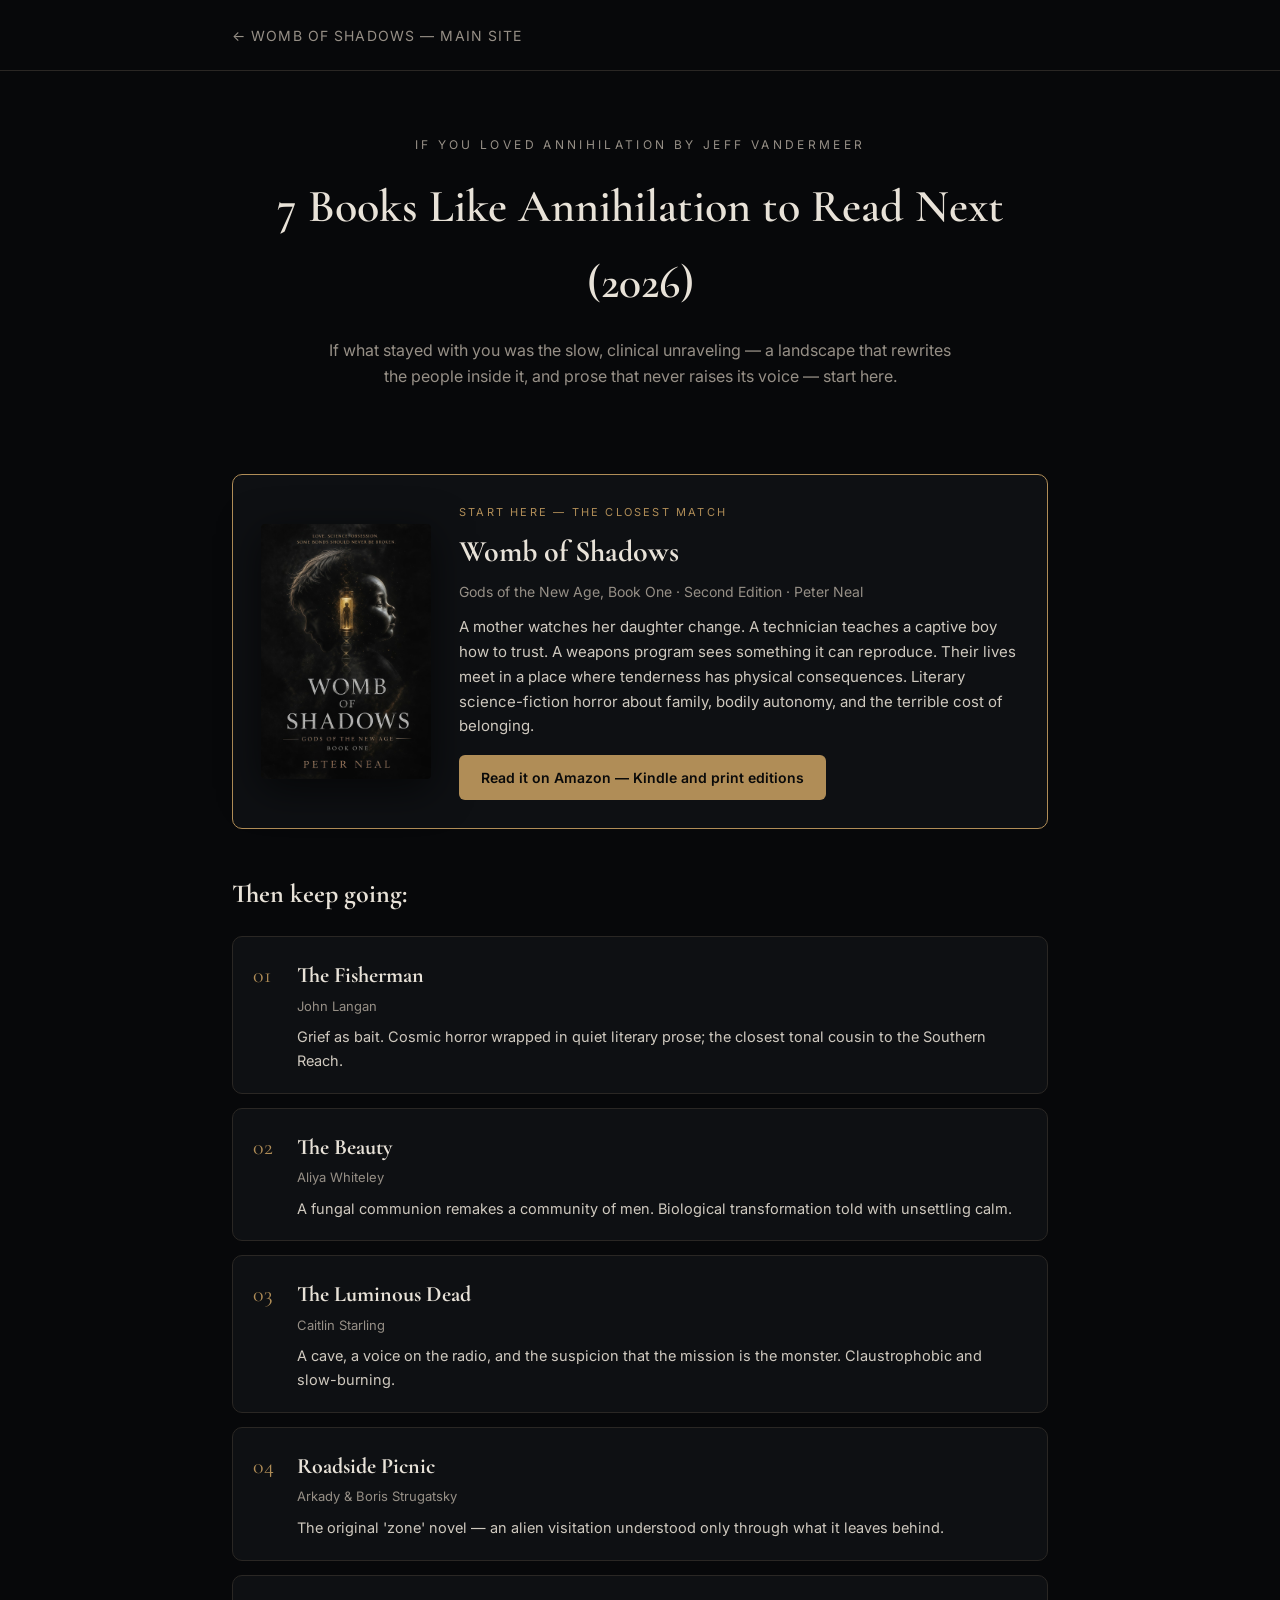
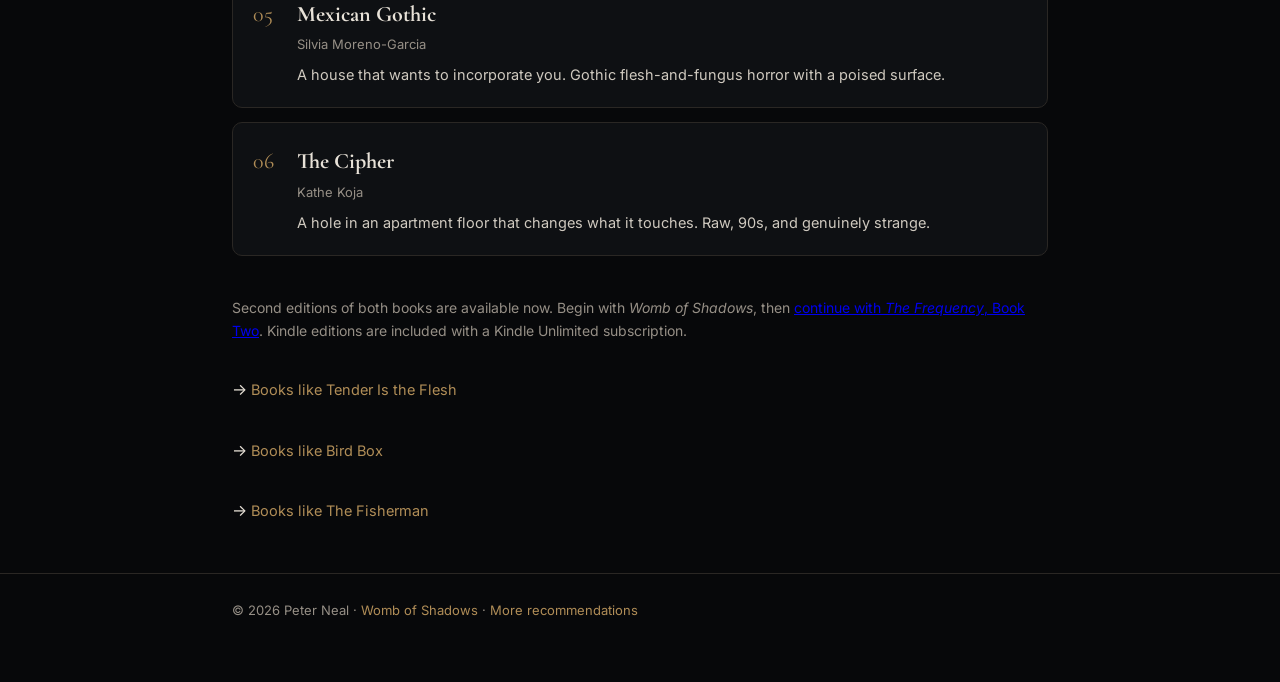
<file: books-like/annihilation.html>
<!DOCTYPE html>
<html lang="en">
<head>
<meta charset="UTF-8">
<meta name="viewport" content="width=device-width, initial-scale=1.0">
<title>7 Books Like Annihilation to Read Next (2026)</title>
<meta name="description" content="Finished Annihilation and want more ecological dread, quiet escalation, and biological wrongness? These are the closest reads — starting with Womb of Shadows by Peter Neal.">
<link rel="canonical" href="https://roguenealer.github.io/womb-of-shadows/books-like/annihilation.html">
<meta property="og:title" content="7 Books Like Annihilation to Read Next (2026)">
<meta property="og:description" content="Finished Annihilation and want more ecological dread, quiet escalation, and biological wrongness? These are the closest reads — starting with Womb of Shadows by Peter Neal.">
<meta property="og:type" content="article">
<meta property="og:url" content="https://roguenealer.github.io/womb-of-shadows/books-like/annihilation.html">
<meta property="og:image" content="https://roguenealer.github.io/womb-of-shadows/images/cover.jpg">
<link rel="preconnect" href="https://fonts.googleapis.com">
<link rel="preconnect" href="https://fonts.gstatic.com" crossorigin>
<link href="https://fonts.googleapis.com/css2?family=Cormorant+Garamond:ital,wght@0,400;0,600;0,700;1,400&family=Inter:wght@300;400;500;600&display=swap" rel="stylesheet">
<style>
:root{--bg:#07080a;--gold:#b08d57;--cream:#e8e2d8;--muted:#968f86;--card:#0e1013;--line:#2a2724}
*{margin:0;padding:0;box-sizing:border-box}
body{background:var(--bg);color:var(--cream);font-family:Inter,system-ui,sans-serif;line-height:1.65;padding-bottom:60px}
h1,h2,h3,.serif{font-family:'Cormorant Garamond',Georgia,serif}
.wrap{max-width:860px;margin:0 auto;padding:0 22px}
nav{padding:22px 0;border-bottom:1px solid var(--line)}
nav a{color:var(--muted);text-decoration:none;font-size:14px;letter-spacing:.08em;text-transform:uppercase}
nav a:hover{color:var(--gold)}
header.hero{padding:64px 0 40px;text-align:center}
.eyebrow{color:var(--muted);letter-spacing:.28em;text-transform:uppercase;font-size:12px}
h1{font-size:clamp(30px,5vw,46px);font-weight:600;margin:14px 0 16px}
.sub{color:var(--muted);max-width:640px;margin:0 auto;font-size:16px}
.featured{display:flex;gap:28px;background:var(--card);border:1px solid var(--gold);border-radius:10px;padding:28px;margin:44px 0;align-items:center}
.featured img{width:170px;border-radius:4px;box-shadow:0 10px 40px rgba(0,0,0,.6)}
.featured .tag{color:var(--gold);letter-spacing:.2em;text-transform:uppercase;font-size:11px}
.featured h2{font-size:30px;margin:6px 0 4px}
.featured .by{color:var(--muted);font-size:14px;margin-bottom:12px}
.featured p{font-size:15px;color:#cfc9bf}
.cta{display:inline-block;margin-top:16px;background:var(--gold);color:#0a0a0a;text-decoration:none;padding:11px 22px;border-radius:6px;font-weight:600;font-size:14px}
.cta2{display:inline-block;margin-top:16px;margin-left:10px;color:var(--gold);text-decoration:none;padding:11px 18px;border:1px solid var(--gold);border-radius:6px;font-size:14px}
ol.list{counter-reset:item;list-style:none;margin:20px 0 40px}
ol.list li{counter-increment:item;background:var(--card);border:1px solid var(--line);border-radius:10px;padding:20px 22px;margin-bottom:14px;position:relative;padding-left:64px}
ol.list li::before{content:counter(item,decimal-leading-zero);position:absolute;left:20px;top:20px;font-family:'Cormorant Garamond',serif;color:var(--gold);font-size:22px}
ol.list h3{font-size:22px;margin-bottom:2px}
ol.list .auth{color:var(--muted);font-size:13px;margin-bottom:8px}
ol.list p{font-size:14.5px;color:#cfc9bf}
footer{border-top:1px solid var(--line);margin-top:50px;padding-top:26px;color:var(--muted);font-size:13px}
footer a{color:var(--gold);text-decoration:none}
.more{margin-top:34px}
.more a{color:var(--gold);text-decoration:none;font-size:14.5px}
.more a:hover{text-decoration:underline}
@media(max-width:640px){.featured{flex-direction:column;text-align:center}}
</style>
<script type="application/ld+json">{"@context":"https://schema.org","@type":"ItemList","name":"7 Books Like Annihilation to Read Next (2026)","itemListElement":[{"@type":"ListItem","position":1,"item":{"@type":"Book","name":"Womb of Shadows","author":{"@type":"Person","name":"Peter Neal"},"url":"https://roguenealer.github.io/womb-of-shadows/"}},{"@type":"ListItem","position":2,"item":{"@type":"Book","name":"The Fisherman","author":{"@type":"Person","name":"John Langan"}}},{"@type":"ListItem","position":3,"item":{"@type":"Book","name":"The Beauty","author":{"@type":"Person","name":"Aliya Whiteley"}}},{"@type":"ListItem","position":4,"item":{"@type":"Book","name":"The Luminous Dead","author":{"@type":"Person","name":"Caitlin Starling"}}},{"@type":"ListItem","position":5,"item":{"@type":"Book","name":"Roadside Picnic","author":{"@type":"Person","name":"Arkady & Boris Strugatsky"}}},{"@type":"ListItem","position":6,"item":{"@type":"Book","name":"Mexican Gothic","author":{"@type":"Person","name":"Silvia Moreno-Garcia"}}},{"@type":"ListItem","position":7,"item":{"@type":"Book","name":"The Cipher","author":{"@type":"Person","name":"Kathe Koja"}}}]}</script>
</head>
<body>
<nav><div class="wrap"><a href="https://roguenealer.github.io/womb-of-shadows/">← Womb of Shadows — main site</a></div></nav>
<header class="hero"><div class="wrap">
  <div class="eyebrow">If you loved Annihilation by Jeff VanderMeer</div>
  <h1>7 Books Like Annihilation to Read Next (2026)</h1>
  <p class="sub">If what stayed with you was the slow, clinical unraveling — a landscape that rewrites the people inside it, and prose that never raises its voice — start here.</p>
</div></header>
<main class="wrap">
  <section class="featured">
    <img src="../images/cover.jpg" alt="Womb of Shadows book cover">
    <div>
      <div class="tag">Start here — the closest match</div>
      <h2 class="serif">Womb of Shadows</h2>
      <div class="by">Gods of the New Age, Book One · Second Edition · Peter Neal</div>
      <p>A mother watches her daughter change. A technician teaches a captive boy how to trust. A weapons program sees something it can reproduce. Their lives meet in a place where tenderness has physical consequences. Literary science-fiction horror about family, bodily autonomy, and the terrible cost of belonging.</p>
      <a class="cta" href="https://www.amazon.com/dp/B0HJBRHK89" rel="noopener">Read it on Amazon — Kindle and print editions</a>
    </div>
  </section>
  <h2 class="serif" style="font-size:26px;margin-bottom:14px">Then keep going:</h2>
  <ol class="list">
      <li><h3>The Fisherman</h3><div class="auth">John Langan</div><p>Grief as bait. Cosmic horror wrapped in quiet literary prose; the closest tonal cousin to the Southern Reach.</p></li>
      <li><h3>The Beauty</h3><div class="auth">Aliya Whiteley</div><p>A fungal communion remakes a community of men. Biological transformation told with unsettling calm.</p></li>
      <li><h3>The Luminous Dead</h3><div class="auth">Caitlin Starling</div><p>A cave, a voice on the radio, and the suspicion that the mission is the monster. Claustrophobic and slow-burning.</p></li>
      <li><h3>Roadside Picnic</h3><div class="auth">Arkady &amp; Boris Strugatsky</div><p>The original &#x27;zone&#x27; novel — an alien visitation understood only through what it leaves behind.</p></li>
      <li><h3>Mexican Gothic</h3><div class="auth">Silvia Moreno-Garcia</div><p>A house that wants to incorporate you. Gothic flesh-and-fungus horror with a poised surface.</p></li>
      <li><h3>The Cipher</h3><div class="auth">Kathe Koja</div><p>A hole in an apartment floor that changes what it touches. Raw, 90s, and genuinely strange.</p></li>
  </ol>
  <p style="color:var(--muted);font-size:14px">Second editions of both books are available now. Begin with <em>Womb of Shadows</em>, then
  <a href="https://www.amazon.com/dp/B0HJBS8TWX">continue with <em>The Frequency</em>, Book Two</a>. Kindle editions are included with a Kindle Unlimited subscription.</p>
      <p class="more">→ <a href="https://roguenealer.github.io/womb-of-shadows/books-like/tender-is-the-flesh.html">Books like Tender Is the Flesh</a></p>
      <p class="more">→ <a href="https://roguenealer.github.io/womb-of-shadows/books-like/bird-box.html">Books like Bird Box</a></p>
      <p class="more">→ <a href="https://roguenealer.github.io/womb-of-shadows/books-like/the-fisherman.html">Books like The Fisherman</a></p>
</main>
<footer><div class="wrap">
  <p>© 2026 Peter Neal · <a href="https://roguenealer.github.io/womb-of-shadows/">Womb of Shadows</a> ·
  <a href="https://roguenealer.github.io/womb-of-shadows/books-like/">More recommendations</a></p>
</div></footer>
</body>
</html>
</file>
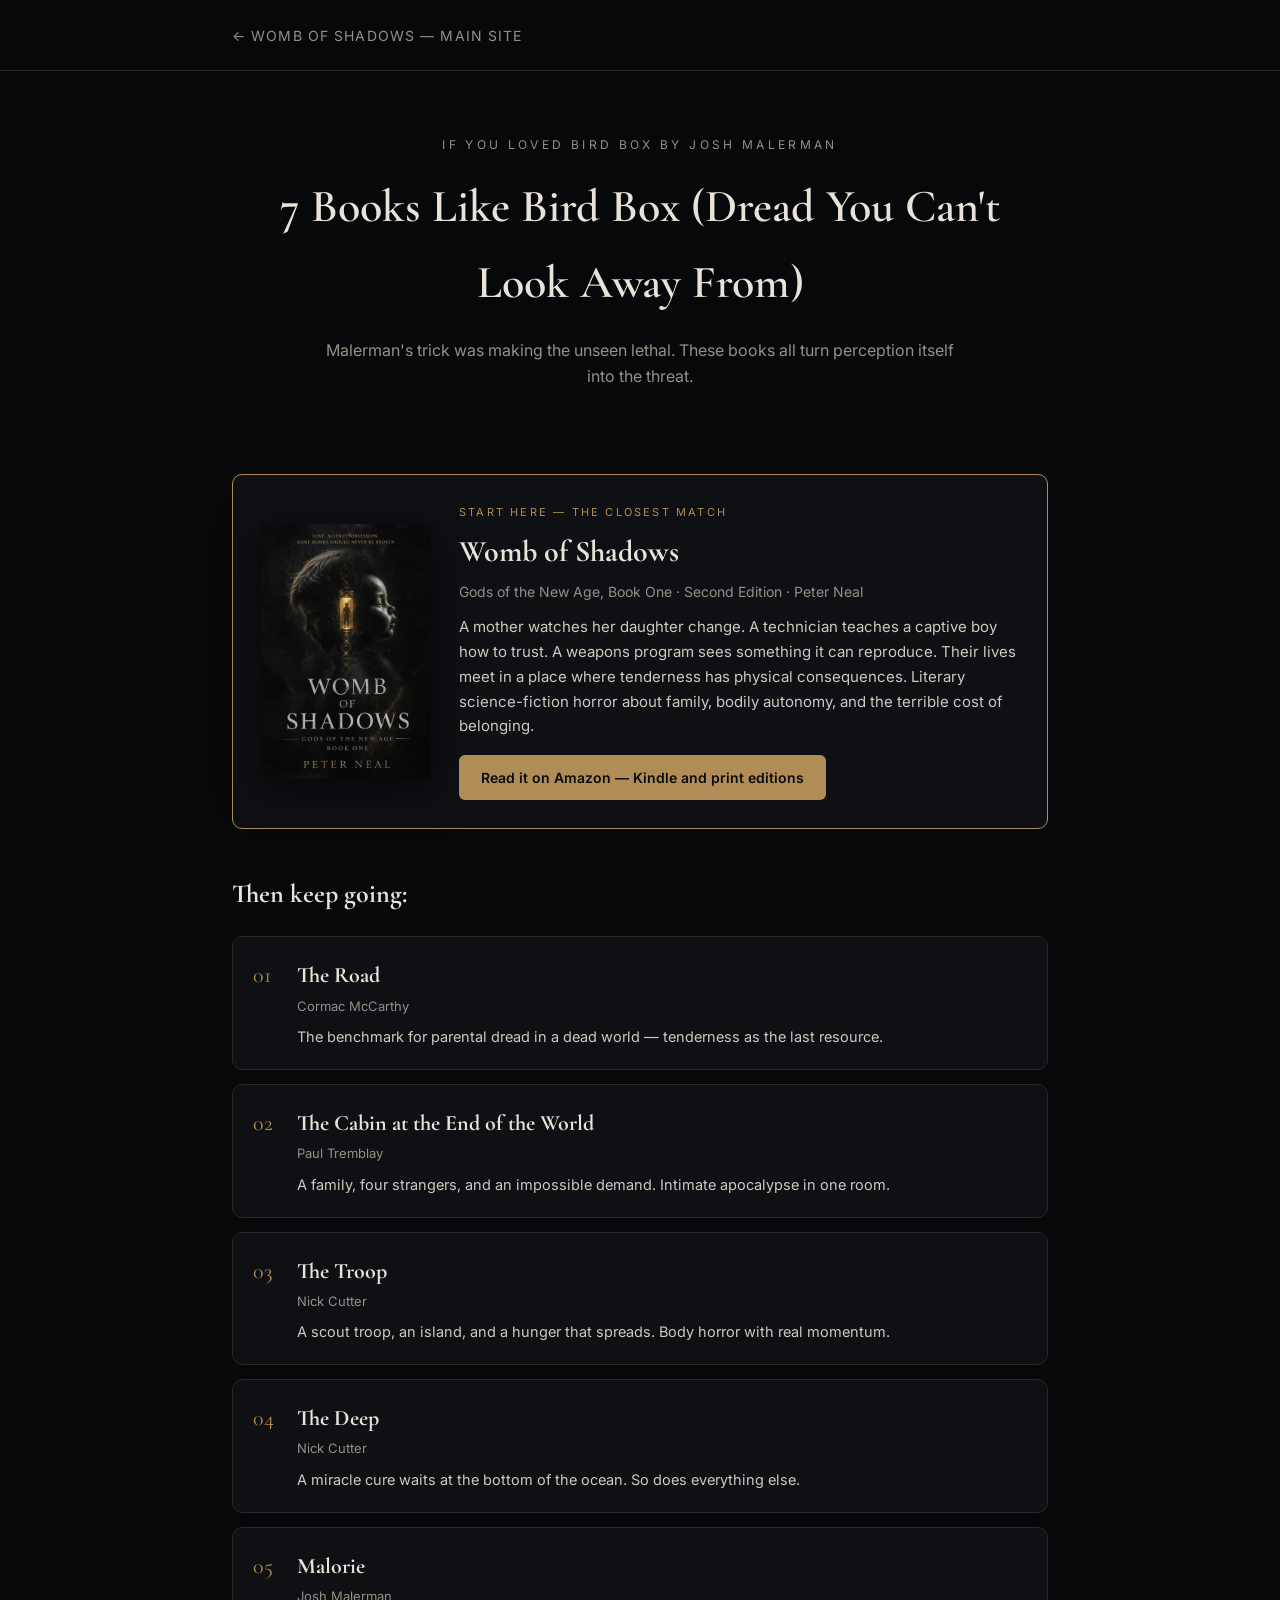
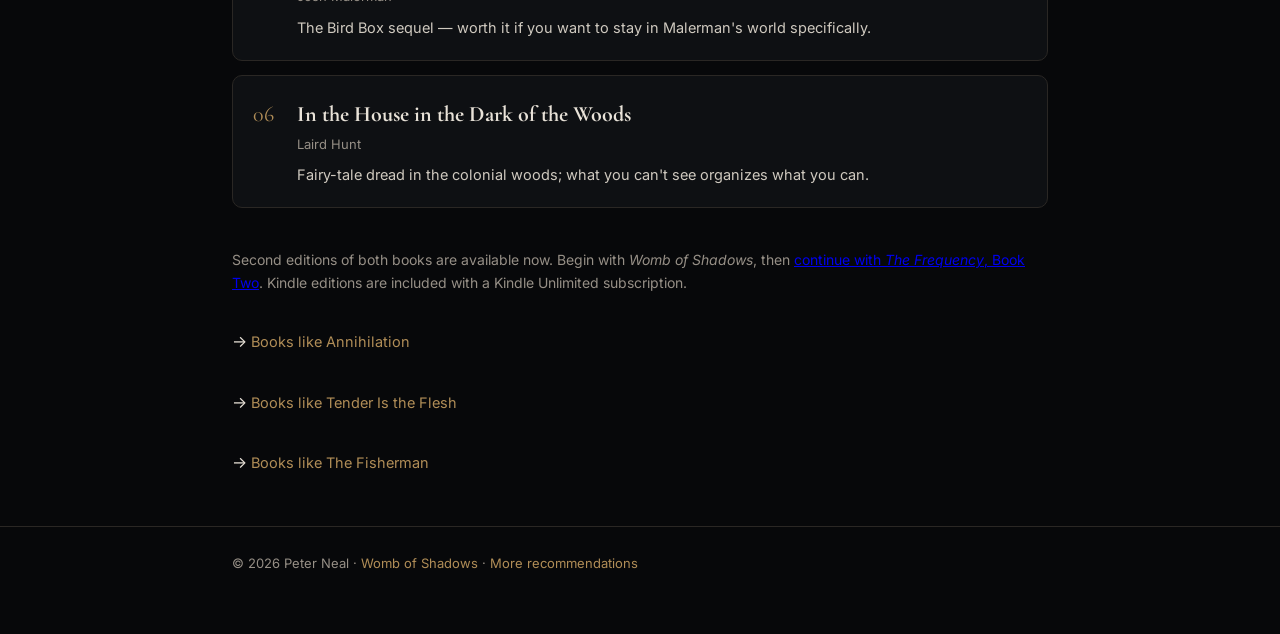
<file: books-like/bird-box.html>
<!DOCTYPE html>
<html lang="en">
<head>
<meta charset="UTF-8">
<meta name="viewport" content="width=device-width, initial-scale=1.0">
<title>7 Books Like Bird Box (Dread You Can&#x27;t Look Away From)</title>
<meta name="description" content="Books like Bird Box for readers who want survival horror built on perception, silence, and the things you can&#x27;t look at. Womb of Shadows by Peter Neal leads the list.">
<link rel="canonical" href="https://roguenealer.github.io/womb-of-shadows/books-like/bird-box.html">
<meta property="og:title" content="7 Books Like Bird Box (Dread You Can&#x27;t Look Away From)">
<meta property="og:description" content="Books like Bird Box for readers who want survival horror built on perception, silence, and the things you can&#x27;t look at. Womb of Shadows by Peter Neal leads the list.">
<meta property="og:type" content="article">
<meta property="og:url" content="https://roguenealer.github.io/womb-of-shadows/books-like/bird-box.html">
<meta property="og:image" content="https://roguenealer.github.io/womb-of-shadows/images/cover.jpg">
<link rel="preconnect" href="https://fonts.googleapis.com">
<link rel="preconnect" href="https://fonts.gstatic.com" crossorigin>
<link href="https://fonts.googleapis.com/css2?family=Cormorant+Garamond:ital,wght@0,400;0,600;0,700;1,400&family=Inter:wght@300;400;500;600&display=swap" rel="stylesheet">
<style>
:root{--bg:#07080a;--gold:#b08d57;--cream:#e8e2d8;--muted:#968f86;--card:#0e1013;--line:#2a2724}
*{margin:0;padding:0;box-sizing:border-box}
body{background:var(--bg);color:var(--cream);font-family:Inter,system-ui,sans-serif;line-height:1.65;padding-bottom:60px}
h1,h2,h3,.serif{font-family:'Cormorant Garamond',Georgia,serif}
.wrap{max-width:860px;margin:0 auto;padding:0 22px}
nav{padding:22px 0;border-bottom:1px solid var(--line)}
nav a{color:var(--muted);text-decoration:none;font-size:14px;letter-spacing:.08em;text-transform:uppercase}
nav a:hover{color:var(--gold)}
header.hero{padding:64px 0 40px;text-align:center}
.eyebrow{color:var(--muted);letter-spacing:.28em;text-transform:uppercase;font-size:12px}
h1{font-size:clamp(30px,5vw,46px);font-weight:600;margin:14px 0 16px}
.sub{color:var(--muted);max-width:640px;margin:0 auto;font-size:16px}
.featured{display:flex;gap:28px;background:var(--card);border:1px solid var(--gold);border-radius:10px;padding:28px;margin:44px 0;align-items:center}
.featured img{width:170px;border-radius:4px;box-shadow:0 10px 40px rgba(0,0,0,.6)}
.featured .tag{color:var(--gold);letter-spacing:.2em;text-transform:uppercase;font-size:11px}
.featured h2{font-size:30px;margin:6px 0 4px}
.featured .by{color:var(--muted);font-size:14px;margin-bottom:12px}
.featured p{font-size:15px;color:#cfc9bf}
.cta{display:inline-block;margin-top:16px;background:var(--gold);color:#0a0a0a;text-decoration:none;padding:11px 22px;border-radius:6px;font-weight:600;font-size:14px}
.cta2{display:inline-block;margin-top:16px;margin-left:10px;color:var(--gold);text-decoration:none;padding:11px 18px;border:1px solid var(--gold);border-radius:6px;font-size:14px}
ol.list{counter-reset:item;list-style:none;margin:20px 0 40px}
ol.list li{counter-increment:item;background:var(--card);border:1px solid var(--line);border-radius:10px;padding:20px 22px;margin-bottom:14px;position:relative;padding-left:64px}
ol.list li::before{content:counter(item,decimal-leading-zero);position:absolute;left:20px;top:20px;font-family:'Cormorant Garamond',serif;color:var(--gold);font-size:22px}
ol.list h3{font-size:22px;margin-bottom:2px}
ol.list .auth{color:var(--muted);font-size:13px;margin-bottom:8px}
ol.list p{font-size:14.5px;color:#cfc9bf}
footer{border-top:1px solid var(--line);margin-top:50px;padding-top:26px;color:var(--muted);font-size:13px}
footer a{color:var(--gold);text-decoration:none}
.more{margin-top:34px}
.more a{color:var(--gold);text-decoration:none;font-size:14.5px}
.more a:hover{text-decoration:underline}
@media(max-width:640px){.featured{flex-direction:column;text-align:center}}
</style>
<script type="application/ld+json">{"@context":"https://schema.org","@type":"ItemList","name":"7 Books Like Bird Box (Dread You Can't Look Away From)","itemListElement":[{"@type":"ListItem","position":1,"item":{"@type":"Book","name":"Womb of Shadows","author":{"@type":"Person","name":"Peter Neal"},"url":"https://roguenealer.github.io/womb-of-shadows/"}},{"@type":"ListItem","position":2,"item":{"@type":"Book","name":"The Road","author":{"@type":"Person","name":"Cormac McCarthy"}}},{"@type":"ListItem","position":3,"item":{"@type":"Book","name":"The Cabin at the End of the World","author":{"@type":"Person","name":"Paul Tremblay"}}},{"@type":"ListItem","position":4,"item":{"@type":"Book","name":"The Troop","author":{"@type":"Person","name":"Nick Cutter"}}},{"@type":"ListItem","position":5,"item":{"@type":"Book","name":"The Deep","author":{"@type":"Person","name":"Nick Cutter"}}},{"@type":"ListItem","position":6,"item":{"@type":"Book","name":"Malorie","author":{"@type":"Person","name":"Josh Malerman"}}},{"@type":"ListItem","position":7,"item":{"@type":"Book","name":"In the House in the Dark of the Woods","author":{"@type":"Person","name":"Laird Hunt"}}}]}</script>
</head>
<body>
<nav><div class="wrap"><a href="https://roguenealer.github.io/womb-of-shadows/">← Womb of Shadows — main site</a></div></nav>
<header class="hero"><div class="wrap">
  <div class="eyebrow">If you loved Bird Box by Josh Malerman</div>
  <h1>7 Books Like Bird Box (Dread You Can&#x27;t Look Away From)</h1>
  <p class="sub">Malerman&#x27;s trick was making the unseen lethal. These books all turn perception itself into the threat.</p>
</div></header>
<main class="wrap">
  <section class="featured">
    <img src="../images/cover.jpg" alt="Womb of Shadows book cover">
    <div>
      <div class="tag">Start here — the closest match</div>
      <h2 class="serif">Womb of Shadows</h2>
      <div class="by">Gods of the New Age, Book One · Second Edition · Peter Neal</div>
      <p>A mother watches her daughter change. A technician teaches a captive boy how to trust. A weapons program sees something it can reproduce. Their lives meet in a place where tenderness has physical consequences. Literary science-fiction horror about family, bodily autonomy, and the terrible cost of belonging.</p>
      <a class="cta" href="https://www.amazon.com/dp/B0HJBRHK89" rel="noopener">Read it on Amazon — Kindle and print editions</a>
    </div>
  </section>
  <h2 class="serif" style="font-size:26px;margin-bottom:14px">Then keep going:</h2>
  <ol class="list">
      <li><h3>The Road</h3><div class="auth">Cormac McCarthy</div><p>The benchmark for parental dread in a dead world — tenderness as the last resource.</p></li>
      <li><h3>The Cabin at the End of the World</h3><div class="auth">Paul Tremblay</div><p>A family, four strangers, and an impossible demand. Intimate apocalypse in one room.</p></li>
      <li><h3>The Troop</h3><div class="auth">Nick Cutter</div><p>A scout troop, an island, and a hunger that spreads. Body horror with real momentum.</p></li>
      <li><h3>The Deep</h3><div class="auth">Nick Cutter</div><p>A miracle cure waits at the bottom of the ocean. So does everything else.</p></li>
      <li><h3>Malorie</h3><div class="auth">Josh Malerman</div><p>The Bird Box sequel — worth it if you want to stay in Malerman&#x27;s world specifically.</p></li>
      <li><h3>In the House in the Dark of the Woods</h3><div class="auth">Laird Hunt</div><p>Fairy-tale dread in the colonial woods; what you can&#x27;t see organizes what you can.</p></li>
  </ol>
  <p style="color:var(--muted);font-size:14px">Second editions of both books are available now. Begin with <em>Womb of Shadows</em>, then
  <a href="https://www.amazon.com/dp/B0HJBS8TWX">continue with <em>The Frequency</em>, Book Two</a>. Kindle editions are included with a Kindle Unlimited subscription.</p>
      <p class="more">→ <a href="https://roguenealer.github.io/womb-of-shadows/books-like/annihilation.html">Books like Annihilation</a></p>
      <p class="more">→ <a href="https://roguenealer.github.io/womb-of-shadows/books-like/tender-is-the-flesh.html">Books like Tender Is the Flesh</a></p>
      <p class="more">→ <a href="https://roguenealer.github.io/womb-of-shadows/books-like/the-fisherman.html">Books like The Fisherman</a></p>
</main>
<footer><div class="wrap">
  <p>© 2026 Peter Neal · <a href="https://roguenealer.github.io/womb-of-shadows/">Womb of Shadows</a> ·
  <a href="https://roguenealer.github.io/womb-of-shadows/books-like/">More recommendations</a></p>
</div></footer>
</body>
</html>
</file>
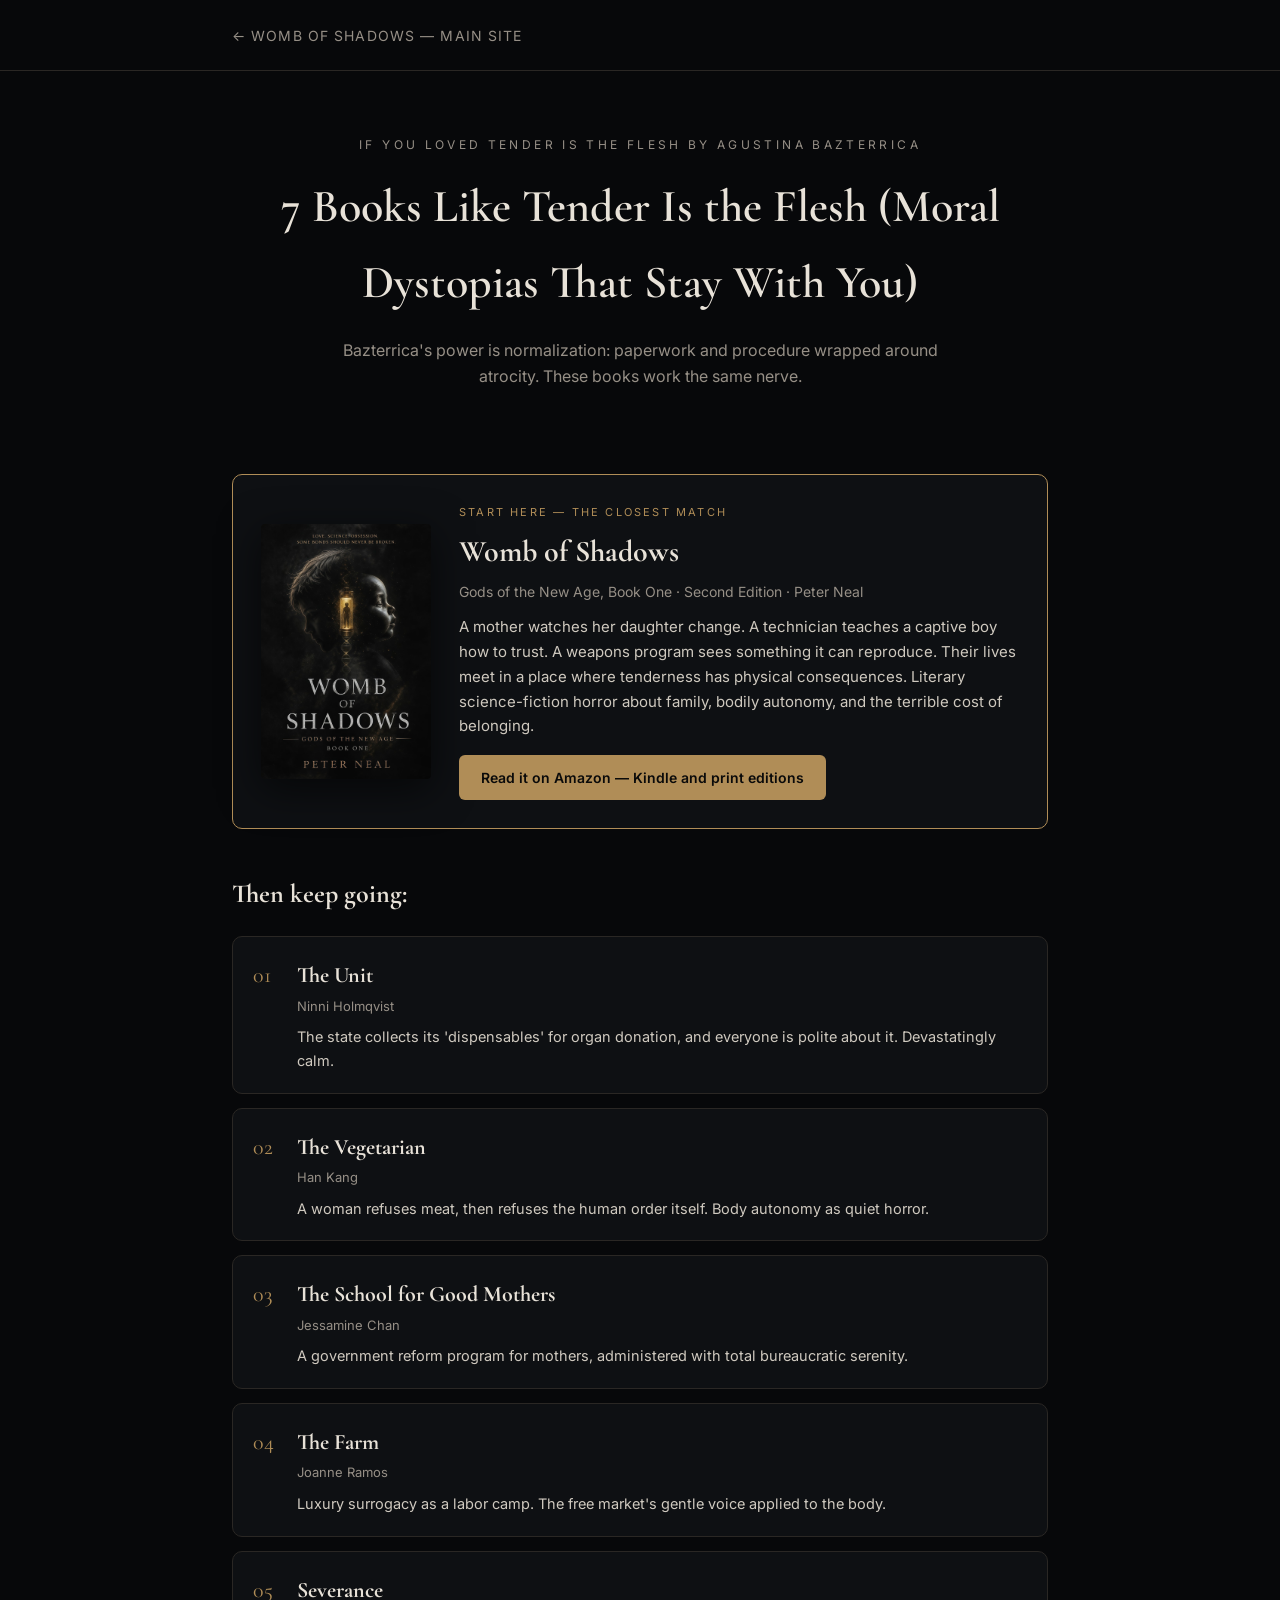
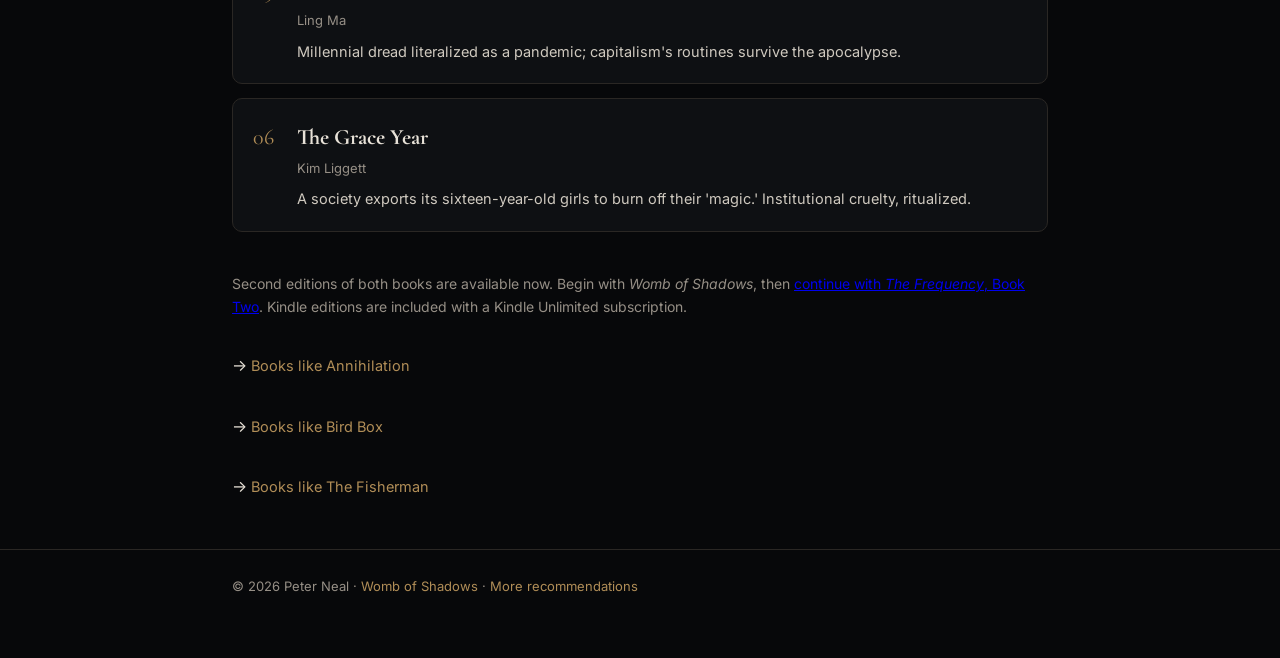
<file: books-like/tender-is-the-flesh.html>
<!DOCTYPE html>
<html lang="en">
<head>
<meta charset="UTF-8">
<meta name="viewport" content="width=device-width, initial-scale=1.0">
<title>7 Books Like Tender Is the Flesh (Moral Dystopias That Stay With You)</title>
<meta name="description" content="Looking for books like Tender Is the Flesh? Institutional horror, ordinary language around the unthinkable, and moral rot played straight — led by Womb of Shadows by Peter Neal.">
<link rel="canonical" href="https://roguenealer.github.io/womb-of-shadows/books-like/tender-is-the-flesh.html">
<meta property="og:title" content="7 Books Like Tender Is the Flesh (Moral Dystopias That Stay With You)">
<meta property="og:description" content="Looking for books like Tender Is the Flesh? Institutional horror, ordinary language around the unthinkable, and moral rot played straight — led by Womb of Shadows by Peter Neal.">
<meta property="og:type" content="article">
<meta property="og:url" content="https://roguenealer.github.io/womb-of-shadows/books-like/tender-is-the-flesh.html">
<meta property="og:image" content="https://roguenealer.github.io/womb-of-shadows/images/cover.jpg">
<link rel="preconnect" href="https://fonts.googleapis.com">
<link rel="preconnect" href="https://fonts.gstatic.com" crossorigin>
<link href="https://fonts.googleapis.com/css2?family=Cormorant+Garamond:ital,wght@0,400;0,600;0,700;1,400&family=Inter:wght@300;400;500;600&display=swap" rel="stylesheet">
<style>
:root{--bg:#07080a;--gold:#b08d57;--cream:#e8e2d8;--muted:#968f86;--card:#0e1013;--line:#2a2724}
*{margin:0;padding:0;box-sizing:border-box}
body{background:var(--bg);color:var(--cream);font-family:Inter,system-ui,sans-serif;line-height:1.65;padding-bottom:60px}
h1,h2,h3,.serif{font-family:'Cormorant Garamond',Georgia,serif}
.wrap{max-width:860px;margin:0 auto;padding:0 22px}
nav{padding:22px 0;border-bottom:1px solid var(--line)}
nav a{color:var(--muted);text-decoration:none;font-size:14px;letter-spacing:.08em;text-transform:uppercase}
nav a:hover{color:var(--gold)}
header.hero{padding:64px 0 40px;text-align:center}
.eyebrow{color:var(--muted);letter-spacing:.28em;text-transform:uppercase;font-size:12px}
h1{font-size:clamp(30px,5vw,46px);font-weight:600;margin:14px 0 16px}
.sub{color:var(--muted);max-width:640px;margin:0 auto;font-size:16px}
.featured{display:flex;gap:28px;background:var(--card);border:1px solid var(--gold);border-radius:10px;padding:28px;margin:44px 0;align-items:center}
.featured img{width:170px;border-radius:4px;box-shadow:0 10px 40px rgba(0,0,0,.6)}
.featured .tag{color:var(--gold);letter-spacing:.2em;text-transform:uppercase;font-size:11px}
.featured h2{font-size:30px;margin:6px 0 4px}
.featured .by{color:var(--muted);font-size:14px;margin-bottom:12px}
.featured p{font-size:15px;color:#cfc9bf}
.cta{display:inline-block;margin-top:16px;background:var(--gold);color:#0a0a0a;text-decoration:none;padding:11px 22px;border-radius:6px;font-weight:600;font-size:14px}
.cta2{display:inline-block;margin-top:16px;margin-left:10px;color:var(--gold);text-decoration:none;padding:11px 18px;border:1px solid var(--gold);border-radius:6px;font-size:14px}
ol.list{counter-reset:item;list-style:none;margin:20px 0 40px}
ol.list li{counter-increment:item;background:var(--card);border:1px solid var(--line);border-radius:10px;padding:20px 22px;margin-bottom:14px;position:relative;padding-left:64px}
ol.list li::before{content:counter(item,decimal-leading-zero);position:absolute;left:20px;top:20px;font-family:'Cormorant Garamond',serif;color:var(--gold);font-size:22px}
ol.list h3{font-size:22px;margin-bottom:2px}
ol.list .auth{color:var(--muted);font-size:13px;margin-bottom:8px}
ol.list p{font-size:14.5px;color:#cfc9bf}
footer{border-top:1px solid var(--line);margin-top:50px;padding-top:26px;color:var(--muted);font-size:13px}
footer a{color:var(--gold);text-decoration:none}
.more{margin-top:34px}
.more a{color:var(--gold);text-decoration:none;font-size:14.5px}
.more a:hover{text-decoration:underline}
@media(max-width:640px){.featured{flex-direction:column;text-align:center}}
</style>
<script type="application/ld+json">{"@context":"https://schema.org","@type":"ItemList","name":"7 Books Like Tender Is the Flesh (Moral Dystopias That Stay With You)","itemListElement":[{"@type":"ListItem","position":1,"item":{"@type":"Book","name":"Womb of Shadows","author":{"@type":"Person","name":"Peter Neal"},"url":"https://roguenealer.github.io/womb-of-shadows/"}},{"@type":"ListItem","position":2,"item":{"@type":"Book","name":"The Unit","author":{"@type":"Person","name":"Ninni Holmqvist"}}},{"@type":"ListItem","position":3,"item":{"@type":"Book","name":"The Vegetarian","author":{"@type":"Person","name":"Han Kang"}}},{"@type":"ListItem","position":4,"item":{"@type":"Book","name":"The School for Good Mothers","author":{"@type":"Person","name":"Jessamine Chan"}}},{"@type":"ListItem","position":5,"item":{"@type":"Book","name":"The Farm","author":{"@type":"Person","name":"Joanne Ramos"}}},{"@type":"ListItem","position":6,"item":{"@type":"Book","name":"Severance","author":{"@type":"Person","name":"Ling Ma"}}},{"@type":"ListItem","position":7,"item":{"@type":"Book","name":"The Grace Year","author":{"@type":"Person","name":"Kim Liggett"}}}]}</script>
</head>
<body>
<nav><div class="wrap"><a href="https://roguenealer.github.io/womb-of-shadows/">← Womb of Shadows — main site</a></div></nav>
<header class="hero"><div class="wrap">
  <div class="eyebrow">If you loved Tender Is the Flesh by Agustina Bazterrica</div>
  <h1>7 Books Like Tender Is the Flesh (Moral Dystopias That Stay With You)</h1>
  <p class="sub">Bazterrica&#x27;s power is normalization: paperwork and procedure wrapped around atrocity. These books work the same nerve.</p>
</div></header>
<main class="wrap">
  <section class="featured">
    <img src="../images/cover.jpg" alt="Womb of Shadows book cover">
    <div>
      <div class="tag">Start here — the closest match</div>
      <h2 class="serif">Womb of Shadows</h2>
      <div class="by">Gods of the New Age, Book One · Second Edition · Peter Neal</div>
      <p>A mother watches her daughter change. A technician teaches a captive boy how to trust. A weapons program sees something it can reproduce. Their lives meet in a place where tenderness has physical consequences. Literary science-fiction horror about family, bodily autonomy, and the terrible cost of belonging.</p>
      <a class="cta" href="https://www.amazon.com/dp/B0HJBRHK89" rel="noopener">Read it on Amazon — Kindle and print editions</a>
    </div>
  </section>
  <h2 class="serif" style="font-size:26px;margin-bottom:14px">Then keep going:</h2>
  <ol class="list">
      <li><h3>The Unit</h3><div class="auth">Ninni Holmqvist</div><p>The state collects its &#x27;dispensables&#x27; for organ donation, and everyone is polite about it. Devastatingly calm.</p></li>
      <li><h3>The Vegetarian</h3><div class="auth">Han Kang</div><p>A woman refuses meat, then refuses the human order itself. Body autonomy as quiet horror.</p></li>
      <li><h3>The School for Good Mothers</h3><div class="auth">Jessamine Chan</div><p>A government reform program for mothers, administered with total bureaucratic serenity.</p></li>
      <li><h3>The Farm</h3><div class="auth">Joanne Ramos</div><p>Luxury surrogacy as a labor camp. The free market&#x27;s gentle voice applied to the body.</p></li>
      <li><h3>Severance</h3><div class="auth">Ling Ma</div><p>Millennial dread literalized as a pandemic; capitalism&#x27;s routines survive the apocalypse.</p></li>
      <li><h3>The Grace Year</h3><div class="auth">Kim Liggett</div><p>A society exports its sixteen-year-old girls to burn off their &#x27;magic.&#x27; Institutional cruelty, ritualized.</p></li>
  </ol>
  <p style="color:var(--muted);font-size:14px">Second editions of both books are available now. Begin with <em>Womb of Shadows</em>, then
  <a href="https://www.amazon.com/dp/B0HJBS8TWX">continue with <em>The Frequency</em>, Book Two</a>. Kindle editions are included with a Kindle Unlimited subscription.</p>
      <p class="more">→ <a href="https://roguenealer.github.io/womb-of-shadows/books-like/annihilation.html">Books like Annihilation</a></p>
      <p class="more">→ <a href="https://roguenealer.github.io/womb-of-shadows/books-like/bird-box.html">Books like Bird Box</a></p>
      <p class="more">→ <a href="https://roguenealer.github.io/womb-of-shadows/books-like/the-fisherman.html">Books like The Fisherman</a></p>
</main>
<footer><div class="wrap">
  <p>© 2026 Peter Neal · <a href="https://roguenealer.github.io/womb-of-shadows/">Womb of Shadows</a> ·
  <a href="https://roguenealer.github.io/womb-of-shadows/books-like/">More recommendations</a></p>
</div></footer>
</body>
</html>
</file>
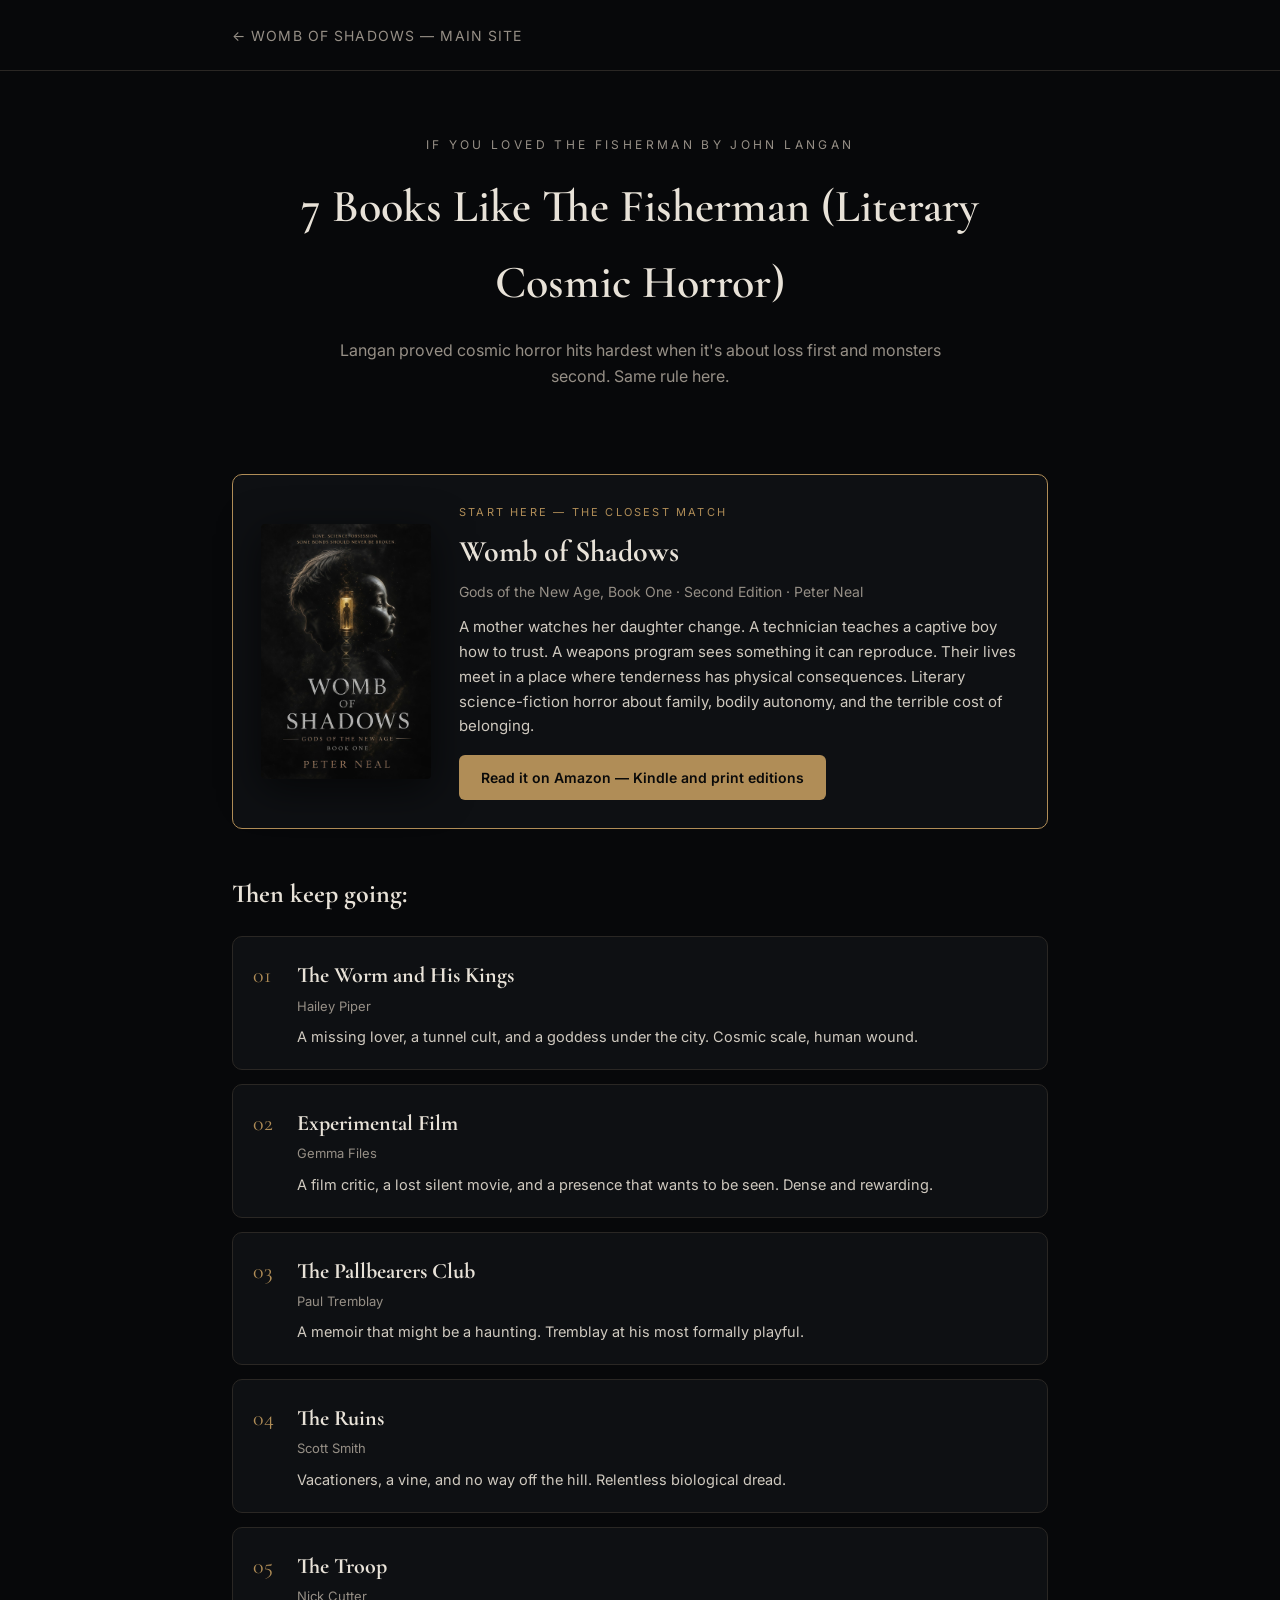
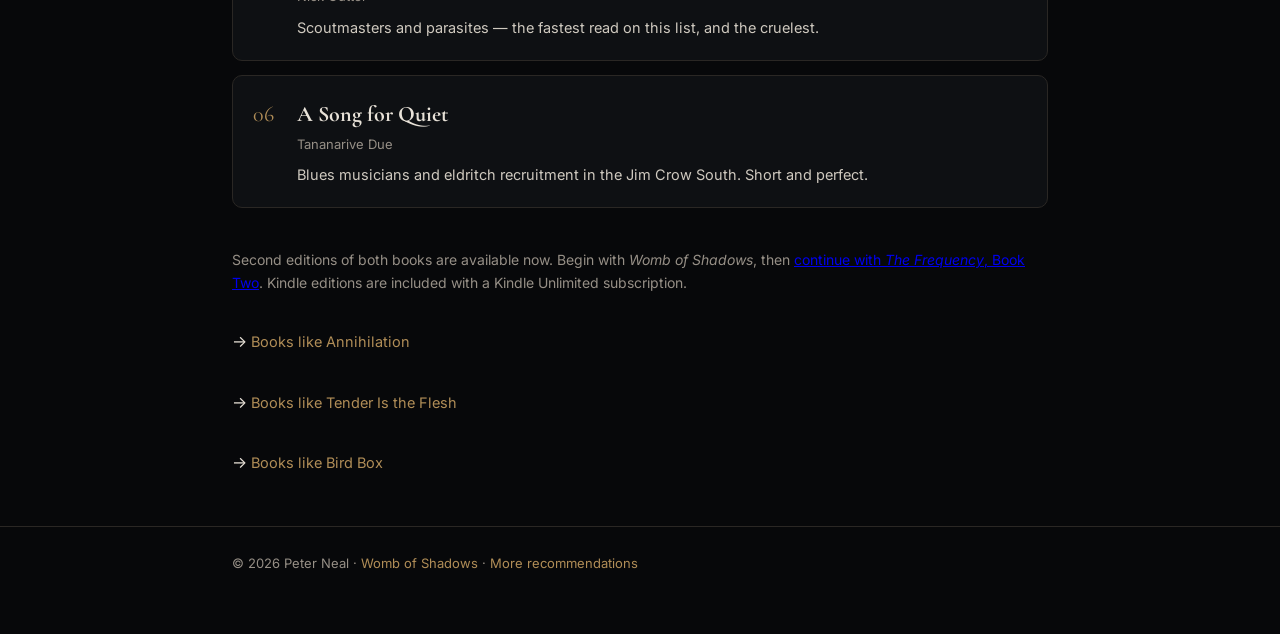
<file: books-like/the-fisherman.html>
<!DOCTYPE html>
<html lang="en">
<head>
<meta charset="UTF-8">
<meta name="viewport" content="width=device-width, initial-scale=1.0">
<title>7 Books Like The Fisherman (Literary Cosmic Horror)</title>
<meta name="description" content="Books like The Fisherman — grief, myth, and deep-time horror in careful prose. Womb of Shadows by Peter Neal is the lead pick.">
<link rel="canonical" href="https://roguenealer.github.io/womb-of-shadows/books-like/the-fisherman.html">
<meta property="og:title" content="7 Books Like The Fisherman (Literary Cosmic Horror)">
<meta property="og:description" content="Books like The Fisherman — grief, myth, and deep-time horror in careful prose. Womb of Shadows by Peter Neal is the lead pick.">
<meta property="og:type" content="article">
<meta property="og:url" content="https://roguenealer.github.io/womb-of-shadows/books-like/the-fisherman.html">
<meta property="og:image" content="https://roguenealer.github.io/womb-of-shadows/images/cover.jpg">
<link rel="preconnect" href="https://fonts.googleapis.com">
<link rel="preconnect" href="https://fonts.gstatic.com" crossorigin>
<link href="https://fonts.googleapis.com/css2?family=Cormorant+Garamond:ital,wght@0,400;0,600;0,700;1,400&family=Inter:wght@300;400;500;600&display=swap" rel="stylesheet">
<style>
:root{--bg:#07080a;--gold:#b08d57;--cream:#e8e2d8;--muted:#968f86;--card:#0e1013;--line:#2a2724}
*{margin:0;padding:0;box-sizing:border-box}
body{background:var(--bg);color:var(--cream);font-family:Inter,system-ui,sans-serif;line-height:1.65;padding-bottom:60px}
h1,h2,h3,.serif{font-family:'Cormorant Garamond',Georgia,serif}
.wrap{max-width:860px;margin:0 auto;padding:0 22px}
nav{padding:22px 0;border-bottom:1px solid var(--line)}
nav a{color:var(--muted);text-decoration:none;font-size:14px;letter-spacing:.08em;text-transform:uppercase}
nav a:hover{color:var(--gold)}
header.hero{padding:64px 0 40px;text-align:center}
.eyebrow{color:var(--muted);letter-spacing:.28em;text-transform:uppercase;font-size:12px}
h1{font-size:clamp(30px,5vw,46px);font-weight:600;margin:14px 0 16px}
.sub{color:var(--muted);max-width:640px;margin:0 auto;font-size:16px}
.featured{display:flex;gap:28px;background:var(--card);border:1px solid var(--gold);border-radius:10px;padding:28px;margin:44px 0;align-items:center}
.featured img{width:170px;border-radius:4px;box-shadow:0 10px 40px rgba(0,0,0,.6)}
.featured .tag{color:var(--gold);letter-spacing:.2em;text-transform:uppercase;font-size:11px}
.featured h2{font-size:30px;margin:6px 0 4px}
.featured .by{color:var(--muted);font-size:14px;margin-bottom:12px}
.featured p{font-size:15px;color:#cfc9bf}
.cta{display:inline-block;margin-top:16px;background:var(--gold);color:#0a0a0a;text-decoration:none;padding:11px 22px;border-radius:6px;font-weight:600;font-size:14px}
.cta2{display:inline-block;margin-top:16px;margin-left:10px;color:var(--gold);text-decoration:none;padding:11px 18px;border:1px solid var(--gold);border-radius:6px;font-size:14px}
ol.list{counter-reset:item;list-style:none;margin:20px 0 40px}
ol.list li{counter-increment:item;background:var(--card);border:1px solid var(--line);border-radius:10px;padding:20px 22px;margin-bottom:14px;position:relative;padding-left:64px}
ol.list li::before{content:counter(item,decimal-leading-zero);position:absolute;left:20px;top:20px;font-family:'Cormorant Garamond',serif;color:var(--gold);font-size:22px}
ol.list h3{font-size:22px;margin-bottom:2px}
ol.list .auth{color:var(--muted);font-size:13px;margin-bottom:8px}
ol.list p{font-size:14.5px;color:#cfc9bf}
footer{border-top:1px solid var(--line);margin-top:50px;padding-top:26px;color:var(--muted);font-size:13px}
footer a{color:var(--gold);text-decoration:none}
.more{margin-top:34px}
.more a{color:var(--gold);text-decoration:none;font-size:14.5px}
.more a:hover{text-decoration:underline}
@media(max-width:640px){.featured{flex-direction:column;text-align:center}}
</style>
<script type="application/ld+json">{"@context":"https://schema.org","@type":"ItemList","name":"7 Books Like The Fisherman (Literary Cosmic Horror)","itemListElement":[{"@type":"ListItem","position":1,"item":{"@type":"Book","name":"Womb of Shadows","author":{"@type":"Person","name":"Peter Neal"},"url":"https://roguenealer.github.io/womb-of-shadows/"}},{"@type":"ListItem","position":2,"item":{"@type":"Book","name":"The Worm and His Kings","author":{"@type":"Person","name":"Hailey Piper"}}},{"@type":"ListItem","position":3,"item":{"@type":"Book","name":"Experimental Film","author":{"@type":"Person","name":"Gemma Files"}}},{"@type":"ListItem","position":4,"item":{"@type":"Book","name":"The Pallbearers Club","author":{"@type":"Person","name":"Paul Tremblay"}}},{"@type":"ListItem","position":5,"item":{"@type":"Book","name":"The Ruins","author":{"@type":"Person","name":"Scott Smith"}}},{"@type":"ListItem","position":6,"item":{"@type":"Book","name":"The Troop","author":{"@type":"Person","name":"Nick Cutter"}}},{"@type":"ListItem","position":7,"item":{"@type":"Book","name":"A Song for Quiet","author":{"@type":"Person","name":"Tananarive Due"}}}]}</script>
</head>
<body>
<nav><div class="wrap"><a href="https://roguenealer.github.io/womb-of-shadows/">← Womb of Shadows — main site</a></div></nav>
<header class="hero"><div class="wrap">
  <div class="eyebrow">If you loved The Fisherman by John Langan</div>
  <h1>7 Books Like The Fisherman (Literary Cosmic Horror)</h1>
  <p class="sub">Langan proved cosmic horror hits hardest when it&#x27;s about loss first and monsters second. Same rule here.</p>
</div></header>
<main class="wrap">
  <section class="featured">
    <img src="../images/cover.jpg" alt="Womb of Shadows book cover">
    <div>
      <div class="tag">Start here — the closest match</div>
      <h2 class="serif">Womb of Shadows</h2>
      <div class="by">Gods of the New Age, Book One · Second Edition · Peter Neal</div>
      <p>A mother watches her daughter change. A technician teaches a captive boy how to trust. A weapons program sees something it can reproduce. Their lives meet in a place where tenderness has physical consequences. Literary science-fiction horror about family, bodily autonomy, and the terrible cost of belonging.</p>
      <a class="cta" href="https://www.amazon.com/dp/B0HJBRHK89" rel="noopener">Read it on Amazon — Kindle and print editions</a>
    </div>
  </section>
  <h2 class="serif" style="font-size:26px;margin-bottom:14px">Then keep going:</h2>
  <ol class="list">
      <li><h3>The Worm and His Kings</h3><div class="auth">Hailey Piper</div><p>A missing lover, a tunnel cult, and a goddess under the city. Cosmic scale, human wound.</p></li>
      <li><h3>Experimental Film</h3><div class="auth">Gemma Files</div><p>A film critic, a lost silent movie, and a presence that wants to be seen. Dense and rewarding.</p></li>
      <li><h3>The Pallbearers Club</h3><div class="auth">Paul Tremblay</div><p>A memoir that might be a haunting. Tremblay at his most formally playful.</p></li>
      <li><h3>The Ruins</h3><div class="auth">Scott Smith</div><p>Vacationers, a vine, and no way off the hill. Relentless biological dread.</p></li>
      <li><h3>The Troop</h3><div class="auth">Nick Cutter</div><p>Scoutmasters and parasites — the fastest read on this list, and the cruelest.</p></li>
      <li><h3>A Song for Quiet</h3><div class="auth">Tananarive Due</div><p>Blues musicians and eldritch recruitment in the Jim Crow South. Short and perfect.</p></li>
  </ol>
  <p style="color:var(--muted);font-size:14px">Second editions of both books are available now. Begin with <em>Womb of Shadows</em>, then
  <a href="https://www.amazon.com/dp/B0HJBS8TWX">continue with <em>The Frequency</em>, Book Two</a>. Kindle editions are included with a Kindle Unlimited subscription.</p>
      <p class="more">→ <a href="https://roguenealer.github.io/womb-of-shadows/books-like/annihilation.html">Books like Annihilation</a></p>
      <p class="more">→ <a href="https://roguenealer.github.io/womb-of-shadows/books-like/tender-is-the-flesh.html">Books like Tender Is the Flesh</a></p>
      <p class="more">→ <a href="https://roguenealer.github.io/womb-of-shadows/books-like/bird-box.html">Books like Bird Box</a></p>
</main>
<footer><div class="wrap">
  <p>© 2026 Peter Neal · <a href="https://roguenealer.github.io/womb-of-shadows/">Womb of Shadows</a> ·
  <a href="https://roguenealer.github.io/womb-of-shadows/books-like/">More recommendations</a></p>
</div></footer>
</body>
</html>
</file>
<file: css/style.css>
/* ============================================
   WOMB OF SHADOWS — Landing Page Styles
   Dark literary horror. A24 aesthetic.
   ============================================ */

/* --- Reset & Base --- */
*, *::before, *::after {
    margin: 0;
    padding: 0;
    box-sizing: border-box;
}

:root {
    --black: #0a0a0a;
    --black-deep: #050505;
    --gray-900: #141414;
    --gray-800: #1a1a1a;
    --gray-700: #2a2a2a;
    --gray-600: #3a3a3a;
    --gray-400: #888;
    --gray-300: #aaa;
    --white: #f0ece4;
    --white-bright: #fff;
    --amber: #c4873a;
    --amber-light: #d4a04a;
    --amber-glow: rgba(196, 135, 58, 0.15);
    --amber-dim: rgba(196, 135, 58, 0.08);

    --font-serif: 'Cormorant Garamond', Georgia, 'Times New Roman', serif;
    --font-sans: 'Inter', -apple-system, BlinkMacSystemFont, 'Segoe UI', sans-serif;

    --container: 1100px;
    --section-pad: clamp(4rem, 10vw, 8rem);
}

html {
    scroll-behavior: smooth;
    -webkit-font-smoothing: antialiased;
    -moz-osx-font-smoothing: grayscale;
}

body {
    background: var(--black);
    color: var(--white);
    font-family: var(--font-serif);
    font-size: 18px;
    line-height: 1.7;
    overflow-x: hidden;
}

a {
    color: var(--amber);
    text-decoration: none;
    transition: color 0.3s;
}
a:hover { color: var(--amber-light); }

img { max-width: 100%; height: auto; display: block; }

.container {
    max-width: var(--container);
    margin: 0 auto;
    padding: 0 1.5rem;
}

.section-label {
    font-family: var(--font-sans);
    font-size: 0.7rem;
    font-weight: 500;
    letter-spacing: 0.2em;
    text-transform: uppercase;
    color: var(--amber);
    margin-bottom: 2rem;
}

/* --- Promo Banner --- */
.promo-banner {
    position: fixed;
    top: 0;
    left: 0;
    right: 0;
    z-index: 200;
    background: linear-gradient(90deg, #1a1208, #2a1a0a, #1a1208);
    border-bottom: 1px solid rgba(196, 135, 58, 0.3);
    padding: 10px 0;
    text-align: center;
}

.promo-inner {
    max-width: var(--container);
    margin: 0 auto;
    padding: 0 1.5rem;
    display: flex;
    align-items: center;
    justify-content: center;
    gap: 1.5rem;
    flex-wrap: wrap;
}

.promo-text {
    font-family: var(--font-sans);
    font-size: 0.8rem;
    color: var(--gray-300);
    letter-spacing: 0.02em;
}

.promo-cta {
    font-family: var(--font-sans);
    font-size: 0.75rem;
    font-weight: 600;
    letter-spacing: 0.1em;
    text-transform: uppercase;
    color: var(--amber);
    white-space: nowrap;
    padding: 5px 16px;
    border: 1px solid var(--amber);
    border-radius: 2px;
    transition: all 0.3s;
}
.promo-cta:hover {
    background: var(--amber);
    color: var(--black);
}

/* Push nav down to account for promo banner */
.nav {
    top: 40px;
}

/* Push hero down to account for promo banner */
.hero {
    padding-top: 7rem;
}

@media (max-width: 768px) {
    .promo-banner { padding: 8px 0; }
    .promo-text { font-size: 0.7rem; }
    .promo-inner { gap: 0.75rem; }
    .nav { top: 56px; }
    .hero { padding-top: 6rem; }
}

/* --- Success State --- */
.gate-success {
    text-align: center;
    padding: 1rem 0;
}

.success-icon {
    width: 60px;
    height: 60px;
    border-radius: 50%;
    background: rgba(42, 122, 58, 0.15);
    border: 2px solid #2a7a3a;
    color: #2a7a3a;
    font-size: 28px;
    display: flex;
    align-items: center;
    justify-content: center;
    margin: 0 auto 1rem;
}

.success-text {
    font-family: var(--font-serif);
    font-size: 1.3rem;
    color: var(--white-bright);
    margin-bottom: 0.75rem;
}

.success-sub {
    font-family: var(--font-sans);
    font-size: 0.85rem;
    color: var(--gray-400);
    margin-bottom: 0.5rem;
}

.success-sub strong {
    color: var(--amber);
}

/* --- Navigation --- */
.nav {
    position: fixed;
    top: 0;
    left: 0;
    right: 0;
    z-index: 100;
    padding: 1rem 0;
    transition: background 0.4s, backdrop-filter 0.4s;
}

.nav.scrolled {
    background: rgba(10, 10, 10, 0.9);
    backdrop-filter: blur(12px);
    -webkit-backdrop-filter: blur(12px);
    border-bottom: 1px solid var(--gray-800);
}

.nav-inner {
    max-width: var(--container);
    margin: 0 auto;
    padding: 0 1.5rem;
    display: flex;
    align-items: center;
    justify-content: space-between;
}

.nav-logo {
    font-family: var(--font-sans);
    font-size: 0.75rem;
    font-weight: 600;
    letter-spacing: 0.25em;
    text-transform: uppercase;
    color: var(--white);
}
.nav-logo:hover { color: var(--amber); }

.nav-links {
    list-style: none;
    display: flex;
    align-items: center;
    gap: 2rem;
}

.nav-links a {
    font-family: var(--font-sans);
    font-size: 0.8rem;
    font-weight: 400;
    color: var(--gray-300);
    letter-spacing: 0.04em;
    transition: color 0.3s;
}
.nav-links a:hover { color: var(--white); }

.nav-cta {
    background: var(--amber) !important;
    color: var(--black) !important;
    padding: 0.5rem 1.25rem;
    border-radius: 2px;
    font-weight: 500 !important;
}
.nav-cta:hover {
    background: var(--amber-light) !important;
    color: var(--black) !important;
}

.nav-toggle {
    display: none;
    background: none;
    border: none;
    cursor: pointer;
    padding: 0.5rem;
    flex-direction: column;
    gap: 5px;
}
.nav-toggle span {
    display: block;
    width: 24px;
    height: 1.5px;
    background: var(--white);
    transition: transform 0.3s, opacity 0.3s;
}

/* --- Hero --- */
.hero {
    position: relative;
    min-height: 100vh;
    display: flex;
    align-items: center;
    justify-content: center;
    padding: 6rem 1.5rem 4rem;
    overflow: hidden;
    background: radial-gradient(ellipse at 30% 50%, rgba(196, 135, 58, 0.04) 0%, transparent 60%),
                var(--black-deep);
}

.hero-particles {
    position: absolute;
    inset: 0;
    pointer-events: none;
    opacity: 0.85;
}

.hero-content {
    max-width: var(--container);
    width: 100%;
    display: grid;
    grid-template-columns: 1fr 1fr;
    gap: 4rem;
    align-items: center;
    position: relative;
    z-index: 1;
}

.hero-cover {
    display: flex;
    justify-content: flex-end;
}

.cover-image {
    max-height: 600px;
    width: auto;
    border-radius: 2px;
    box-shadow:
        0 0 60px rgba(196, 135, 58, 0.1),
        0 20px 60px rgba(0, 0, 0, 0.6);
    transition: transform 0.6s ease, box-shadow 0.6s ease;
}
.cover-image:hover {
    transform: translateY(-4px);
    box-shadow:
        0 0 80px rgba(196, 135, 58, 0.15),
        0 30px 80px rgba(0, 0, 0, 0.7);
}

.hero-text {
    display: flex;
    flex-direction: column;
    gap: 0.5rem;
}

.hero-subtitle {
    font-family: var(--font-sans);
    font-size: 0.7rem;
    font-weight: 500;
    letter-spacing: 0.25em;
    text-transform: uppercase;
    color: var(--amber);
}

.hero-title {
    font-family: var(--font-serif);
    font-size: clamp(3rem, 6vw, 5rem);
    font-weight: 700;
    line-height: 1.05;
    color: var(--white-bright);
    letter-spacing: -0.02em;
    margin: 0.25rem 0;
}

.hero-author {
    font-family: var(--font-sans);
    font-size: 0.85rem;
    font-weight: 300;
    color: var(--gray-400);
    letter-spacing: 0.04em;
    margin-bottom: 0.5rem;
}

.hero-tagline {
    font-family: var(--font-serif);
    font-size: 1.15rem;
    font-style: italic;
    color: var(--gray-300);
    line-height: 1.6;
    margin-bottom: 1.5rem;
}

.hero-actions {
    display: flex;
    flex-direction: column;
    gap: 0.75rem;
    max-width: 320px;
}

/* --- Buttons --- */
.btn {
    display: inline-block;
    font-family: var(--font-sans);
    font-size: 0.85rem;
    font-weight: 500;
    letter-spacing: 0.03em;
    padding: 0.9rem 2rem;
    border: none;
    border-radius: 2px;
    cursor: pointer;
    text-align: center;
    transition: all 0.3s ease;
}

.btn-primary {
    background: var(--amber);
    color: var(--black);
}
.btn-primary:hover {
    background: var(--amber-light);
    color: var(--black);
    transform: translateY(-1px);
}

.btn-secondary {
    background: transparent;
    color: var(--amber);
    border: 1px solid var(--gray-600);
}
.btn-secondary:hover {
    border-color: var(--amber);
    color: var(--amber-light);
}

/* --- Scroll Indicator --- */
.scroll-indicator {
    position: absolute;
    bottom: 2rem;
    left: 50%;
    transform: translateX(-50%);
    display: flex;
    flex-direction: column;
    align-items: center;
    gap: 0.5rem;
    opacity: 0.4;
    z-index: 1;
}

.scroll-indicator span {
    font-family: var(--font-sans);
    font-size: 0.65rem;
    letter-spacing: 0.2em;
    text-transform: uppercase;
    color: var(--gray-400);
}

.scroll-line {
    width: 1px;
    height: 40px;
    background: linear-gradient(to bottom, var(--gray-400), transparent);
    animation: scrollPulse 2s ease-in-out infinite;
}

@keyframes scrollPulse {
    0%, 100% { opacity: 0.3; transform: scaleY(1); }
    50% { opacity: 1; transform: scaleY(1.2); }
}

/* --- Section Base --- */
.section {
    padding: var(--section-pad) 0;
}

/* --- Book Section --- */
.book {
    border-top: 1px solid var(--gray-800);
}

.book-content {
    max-width: 700px;
}

.book-text h2 {
    font-family: var(--font-serif);
    font-size: clamp(1.8rem, 4vw, 2.5rem);
    font-weight: 600;
    font-style: italic;
    color: var(--white-bright);
    margin-bottom: 2rem;
    line-height: 1.2;
}

.book-description {
    color: var(--gray-300);
    margin-bottom: 1.25rem;
    font-size: 1.05rem;
}

.book-description.accent {
    color: var(--amber);
    font-style: italic;
    font-size: 1.1rem;
    margin-top: 2rem;
    padding-top: 2rem;
    border-top: 1px solid var(--gray-800);
}

.book-comps {
    display: flex;
    flex-wrap: wrap;
    align-items: center;
    gap: 0.6rem;
    margin-top: 2.5rem;
    padding-top: 1.5rem;
    border-top: 1px solid var(--gray-800);
}

.comp-label {
    font-family: var(--font-sans);
    font-size: 0.7rem;
    font-weight: 500;
    letter-spacing: 0.15em;
    text-transform: uppercase;
    color: var(--gray-400);
    margin-right: 0.25rem;
}

.comp-title {
    font-family: var(--font-serif);
    font-size: 1rem;
    font-style: italic;
    color: var(--white);
}

.comp-divider {
    color: var(--gray-600);
    font-size: 0.8rem;
}

/* --- Read Section --- */
.read {
    background: var(--gray-900);
    border-top: 1px solid var(--gray-800);
}

.read h2 {
    font-family: var(--font-serif);
    font-size: clamp(1.8rem, 4vw, 2.5rem);
    font-weight: 600;
    color: var(--white-bright);
    margin-bottom: 1rem;
}

.read-subtitle {
    color: var(--gray-400);
    font-size: 1rem;
    max-width: 550px;
    margin-bottom: 3rem;
}

/* --- Read Gate (email capture for sample) --- */
.read-gate {
    margin-bottom: 3rem;
}

.read-gate-inner {
    background: var(--gray-800);
    border: 1px solid var(--gray-700);
    border-radius: 4px;
    padding: 2.5rem;
    max-width: 520px;
    text-align: center;
}

.read-gate-icon {
    color: var(--amber);
    margin-bottom: 1rem;
}

.read-gate-inner > p {
    font-size: 0.95rem;
    color: var(--gray-300);
    margin-bottom: 1.5rem;
}

.gate-form {
    display: flex;
    gap: 0.5rem;
}

.gate-input,
.subscribe-input {
    flex: 1;
    background: var(--black);
    border: 1px solid var(--gray-600);
    color: var(--white);
    font-family: var(--font-sans);
    font-size: 0.9rem;
    padding: 0.85rem 1rem;
    border-radius: 2px;
    outline: none;
    transition: border-color 0.3s;
}

.gate-input:focus,
.subscribe-input:focus {
    border-color: var(--amber);
}

.gate-input::placeholder,
.subscribe-input::placeholder {
    color: var(--gray-600);
}

.gate-note {
    font-family: var(--font-sans);
    font-size: 0.72rem;
    color: var(--gray-600);
    margin-top: 0.75rem;
}

/* --- Chapter Cards --- */
.read-chapters {
    display: grid;
    grid-template-columns: repeat(auto-fit, minmax(240px, 1fr));
    gap: 1.5rem;
}

.chapter-card {
    background: var(--black);
    border: 1px solid var(--gray-800);
    border-radius: 3px;
    padding: 2rem 1.5rem;
    transition: border-color 0.3s, transform 0.3s;
}
.chapter-card:hover {
    border-color: var(--gray-600);
    transform: translateY(-2px);
}

.chapter-card.synapse {
    border-color: var(--gray-700);
    background: linear-gradient(135deg, var(--black), var(--amber-dim));
}

.chapter-number {
    font-family: var(--font-sans);
    font-size: 0.65rem;
    font-weight: 600;
    letter-spacing: 0.2em;
    text-transform: uppercase;
    color: var(--amber);
    display: block;
    margin-bottom: 0.75rem;
}

.chapter-card h3 {
    font-family: var(--font-serif);
    font-size: 1.3rem;
    font-weight: 600;
    color: var(--white-bright);
    margin-bottom: 0.75rem;
}

.chapter-card p {
    font-size: 0.9rem;
    color: var(--gray-400);
    line-height: 1.6;
}

/* --- Subscribe Section --- */
.subscribe {
    border-top: 1px solid var(--gray-800);
}

.subscribe-inner {
    max-width: 540px;
    text-align: center;
    margin: 0 auto;
}

.subscribe h2 {
    font-family: var(--font-serif);
    font-size: clamp(1.8rem, 4vw, 2.5rem);
    font-weight: 600;
    color: var(--white-bright);
    margin-bottom: 1rem;
    line-height: 1.2;
}

.subscribe-inner > p {
    color: var(--gray-300);
    margin-bottom: 2rem;
    font-size: 1rem;
}

.subscribe-form {
    display: flex;
    gap: 0.5rem;
    margin-bottom: 0.75rem;
}

.subscribe-note {
    font-family: var(--font-sans);
    font-size: 0.72rem;
    color: var(--gray-600);
}

/* --- Author Section --- */
.author {
    background: var(--gray-900);
    border-top: 1px solid var(--gray-800);
}

.author-content {
    max-width: 600px;
}

.author-text h2 {
    font-family: var(--font-serif);
    font-size: clamp(1.5rem, 3vw, 2rem);
    font-weight: 600;
    color: var(--white-bright);
    margin-bottom: 1.5rem;
}

.author-text p {
    color: var(--gray-300);
    margin-bottom: 1rem;
    font-size: 1rem;
}

.author-location {
    font-family: var(--font-sans);
    font-size: 0.85rem !important;
    color: var(--gray-400) !important;
    font-style: italic;
    margin-top: 1.5rem !important;
}

.social-links {
    display: flex;
    gap: 1rem;
    margin-top: 1.5rem;
}

.social-link {
    color: var(--gray-400);
    transition: color 0.3s, transform 0.3s;
}
.social-link:hover {
    color: var(--amber);
    transform: translateY(-2px);
}

/* --- Follow / Social Bar --- */
.follow {
    border-top: 1px solid var(--gray-800);
    padding: 2.5rem 0;
}

.follow-inner {
    display: flex;
    align-items: center;
    justify-content: center;
    gap: 2.5rem;
    flex-wrap: wrap;
}

.follow-label {
    font-family: var(--font-sans);
    font-size: 0.7rem;
    font-weight: 500;
    letter-spacing: 0.2em;
    text-transform: uppercase;
    color: var(--gray-400);
}

.follow-links {
    display: flex;
    align-items: center;
    gap: 1.25rem;
}

.follow-link {
    display: flex;
    align-items: center;
    gap: 0.5rem;
    font-family: var(--font-sans);
    font-size: 0.8rem;
    font-weight: 500;
    color: var(--gray-300);
    padding: 0.5rem 1rem;
    border: 1px solid var(--gray-700);
    border-radius: 2px;
    transition: all 0.3s;
}

.follow-link:hover {
    color: var(--amber);
    border-color: var(--amber);
    background: var(--amber-dim);
}

.follow-link svg {
    flex-shrink: 0;
    transition: color 0.3s;
}

@media (max-width: 600px) {
    .follow-inner { flex-direction: column; gap: 1.25rem; }
    .follow-links { flex-wrap: wrap; justify-content: center; }
}

/* --- Comments Section --- */
.comments {
    border-top: 1px solid var(--gray-800);
}

.comments h2 {
    font-family: var(--font-serif);
    font-size: clamp(1.8rem, 4vw, 2.5rem);
    font-weight: 600;
    color: var(--white-bright);
    margin-bottom: 1rem;
}

.comments-subtitle {
    color: var(--gray-400);
    font-size: 1rem;
    margin-bottom: 2.5rem;
}

.comments-subtitle em {
    font-size: 0.85rem;
    color: var(--gray-600);
}

/* --- Reaction Form --- */
.reaction-form-wrap {
    max-width: 600px;
}

.reaction-form {
    display: flex;
    flex-direction: column;
    gap: 0.75rem;
}

.reaction-input,
.reaction-textarea {
    background: var(--gray-900);
    border: 1px solid var(--gray-700);
    color: var(--white);
    font-family: var(--font-serif);
    font-size: 1rem;
    padding: 0.85rem 1rem;
    border-radius: 2px;
    outline: none;
    transition: border-color 0.3s;
    width: 100%;
}

.reaction-input-name {
    font-family: var(--font-sans);
    font-size: 0.9rem;
    max-width: 280px;
}

.reaction-textarea {
    resize: vertical;
    min-height: 120px;
    line-height: 1.6;
}

.reaction-input:focus,
.reaction-textarea:focus {
    border-color: var(--amber);
}

.reaction-input::placeholder,
.reaction-textarea::placeholder {
    color: var(--gray-600);
}

.reaction-form-footer {
    display: flex;
    align-items: center;
    justify-content: space-between;
    gap: 1rem;
    flex-wrap: wrap;
}

.reaction-privacy {
    font-family: var(--font-sans);
    font-size: 0.72rem;
    color: var(--gray-600);
}

@media (max-width: 480px) {
    .reaction-form-footer { flex-direction: column; align-items: flex-start; }
    .reaction-input-name { max-width: 100%; }
}

/* --- Footer --- */
.footer {
    border-top: 1px solid var(--gray-800);
    padding: 2.5rem 0;
}

.footer-inner {
    text-align: center;
}

.footer-trilogy {
    font-family: var(--font-sans);
    font-size: 0.75rem;
    letter-spacing: 0.15em;
    text-transform: uppercase;
    color: var(--amber);
    margin-bottom: 0.5rem;
}

.footer-copy {
    font-family: var(--font-sans);
    font-size: 0.72rem;
    color: var(--gray-600);
}

/* ============================================
   Responsive
   ============================================ */
@media (max-width: 768px) {
    body { font-size: 16px; }

    .nav-toggle {
        display: flex;
    }

    .nav-links {
        position: fixed;
        top: 0;
        right: -100%;
        width: 280px;
        height: 100vh;
        background: var(--gray-900);
        flex-direction: column;
        padding: 5rem 2rem 2rem;
        gap: 1.5rem;
        transition: right 0.4s ease;
        border-left: 1px solid var(--gray-800);
    }
    .nav-links.open { right: 0; }

    .hero {
        padding: 5rem 1.25rem 3rem;
        min-height: auto;
    }

    .hero-content {
        grid-template-columns: 1fr;
        gap: 2.5rem;
        text-align: center;
    }

    .hero-cover {
        justify-content: center;
        order: -1;
    }

    .cover-image {
        max-height: 420px;
    }

    .hero-text {
        align-items: center;
    }

    .hero-actions {
        max-width: 100%;
        width: 100%;
    }

    .scroll-indicator { display: none; }

    .gate-form,
    .subscribe-form {
        flex-direction: column;
    }

    .read-chapters {
        grid-template-columns: 1fr;
    }

    .book-comps {
        justify-content: center;
    }
}

@media (max-width: 480px) {
    .hero-title { font-size: 2.5rem; }
    .cover-image { max-height: 340px; }

    .read-gate-inner {
        padding: 1.5rem;
    }
}

/* --- Animations --- */
.opening-excerpt {
    max-width: 700px;
    margin: 2rem auto;
    padding: 1.5rem 2rem;
    border-left: 2px solid var(--amber);
    background: var(--gray-900);
    font-size: clamp(1.25rem, 3vw, 1.65rem);
    line-height: 1.75;
}
.opening-excerpt p + p { margin-top: 1rem; }
.sample-action { text-align: center; margin-bottom: 1.5rem; }
.series-book {
    display: grid;
    grid-template-columns: minmax(180px, 300px) minmax(0, 1fr);
    align-items: start;
    gap: clamp(2rem, 5vw, 4rem);
}
.series-cover { width: 100%; height: auto; border-radius: 2px; }
.series-hook { color: var(--amber-light); font-size: 1.35rem; margin: 0.5rem 0 1.5rem; }
.series-actions { display: flex; flex-wrap: wrap; gap: 0.75rem; margin: 1.5rem 0; }
.series-actions .btn { padding: 0.8rem 1.2rem; }
.nav { top: var(--promo-height, 68px); }
.hero { padding-top: calc(var(--promo-height, 68px) + 6rem); }
.section { scroll-margin-top: calc(var(--promo-height, 68px) + 5rem); }
@media (max-width: 768px) {
    .promo-inner { gap: 0.4rem; }
    .promo-cta { display: none; }
    .series-book { grid-template-columns: 1fr; }
    .series-cover-link { max-width: 260px; justify-self: center; }
    .series-book-copy h2, .series-hook { text-align: center; }
    .series-actions { justify-content: center; }
    .opening-excerpt { padding: 1.25rem; }
}

@media (prefers-reduced-motion: no-preference) {
    .fade-in {
        opacity: 0;
        transform: translateY(20px);
        transition: opacity 0.8s ease, transform 0.8s ease;
    }
    .fade-in.visible {
        opacity: 1;
        transform: translateY(0);
    }
}
</file>
<file: css/earning.css>
/* Reading and format choices for the existing book storefront. */
.format-links {
    margin-top: 1.1rem;
    color: var(--gray-300);
    font-family: var(--font-sans);
    font-size: 0.82rem;
    line-height: 1.8;
}
.format-links a { margin-left: 0.45rem; text-decoration: underline; text-underline-offset: 0.2em; }
.format-links span { margin-left: 0.45rem; }
.press-proof {
    margin-top: 1.8rem;
    padding-left: 1rem;
    border-left: 2px solid var(--amber);
    max-width: 32rem;
}
.press-proof blockquote { color: var(--white); font-size: 1.3rem; font-style: italic; line-height: 1.4; }
.press-proof figcaption { margin-top: 0.65rem; font-family: var(--font-sans); font-size: 0.72rem; line-height: 1.7; }
.press-proof figcaption span { display: block; color: var(--gray-300); }
.book-detail-link { margin-top: 1rem; font-family: var(--font-sans); font-size: 0.86rem; }
.book-detail-link a { text-decoration: underline; text-underline-offset: 0.2em; }
.frequency-page .hero-title { font-size: clamp(3rem, 7vw, 6rem); line-height: 1.05; }
.frequency-page .hero-description { margin: 1.4rem 0; max-width: 35rem; font-size: 1.2rem; line-height: 1.6; color: var(--gray-300); }
.frequency-page .hero-actions { flex-wrap: wrap; }
.opening-sample {
    max-width: 36rem;
    margin: 1rem 0 0.5rem;
    text-align: left;
    scroll-margin-top: calc(var(--promo-height, 3rem) + 5rem);
}
.opening-sample h2 { font-size: 1.25rem; font-weight: 600; color: var(--amber-light); }
.opening-sample blockquote {
    margin: 0.8rem 0 1rem;
    padding-left: 1rem;
    border-left: 2px solid var(--amber);
    color: var(--white-bright);
    font-size: clamp(1.35rem, 2.6vw, 1.75rem);
    line-height: 1.35;
}
.opening-sample blockquote p + p { margin-top: 0.35rem; }
.sample-question { color: var(--gray-300); font-size: 1.12rem; line-height: 1.45; }
.sample-credit { margin-top: 0.65rem; color: var(--gray-300); font: 0.78rem/1.5 var(--font-sans); }
.reading-order { padding-top: 4rem; padding-bottom: 4rem; background: var(--gray-900); }
.reading-order h2 { font-size: clamp(2rem, 4vw, 3rem); line-height: 1.15; margin-bottom: 1rem; }
.reading-order p { max-width: 44rem; margin-bottom: 1rem; }
.reading-order .series-actions { display: flex; gap: 1rem; flex-wrap: wrap; margin-top: 1.5rem; }
.book-questions { max-width: 760px; }
.book-questions h2 { font-size: clamp(2rem, 4vw, 3rem); line-height: 1.15; margin-bottom: 2rem; }
.book-questions h3 { font-size: 1.4rem; margin: 1.7rem 0 0.5rem; }
.book-questions p { color: var(--gray-300); }
a:focus-visible, button:focus-visible { outline: 2px solid var(--amber-light); outline-offset: 5px; }
@media (max-width: 768px) {
    .nav-toggle { position: relative; z-index: 1; }
}
@media (max-width: 600px) {
    .hero-text { order: 1; }
    .hero-cover { order: 2; }
    .hero-content { gap: 2rem; }
    .press-proof { margin-top: 1.3rem; }
    .press-proof blockquote { font-size: 1.15rem; }
    .frequency-page .hero-description { font-size: 1.08rem; }
    .frequency-page .hero-actions .btn { width: 100%; text-align: center; }
    .reading-order .series-actions .btn { width: 100%; text-align: center; }
}
</file>
